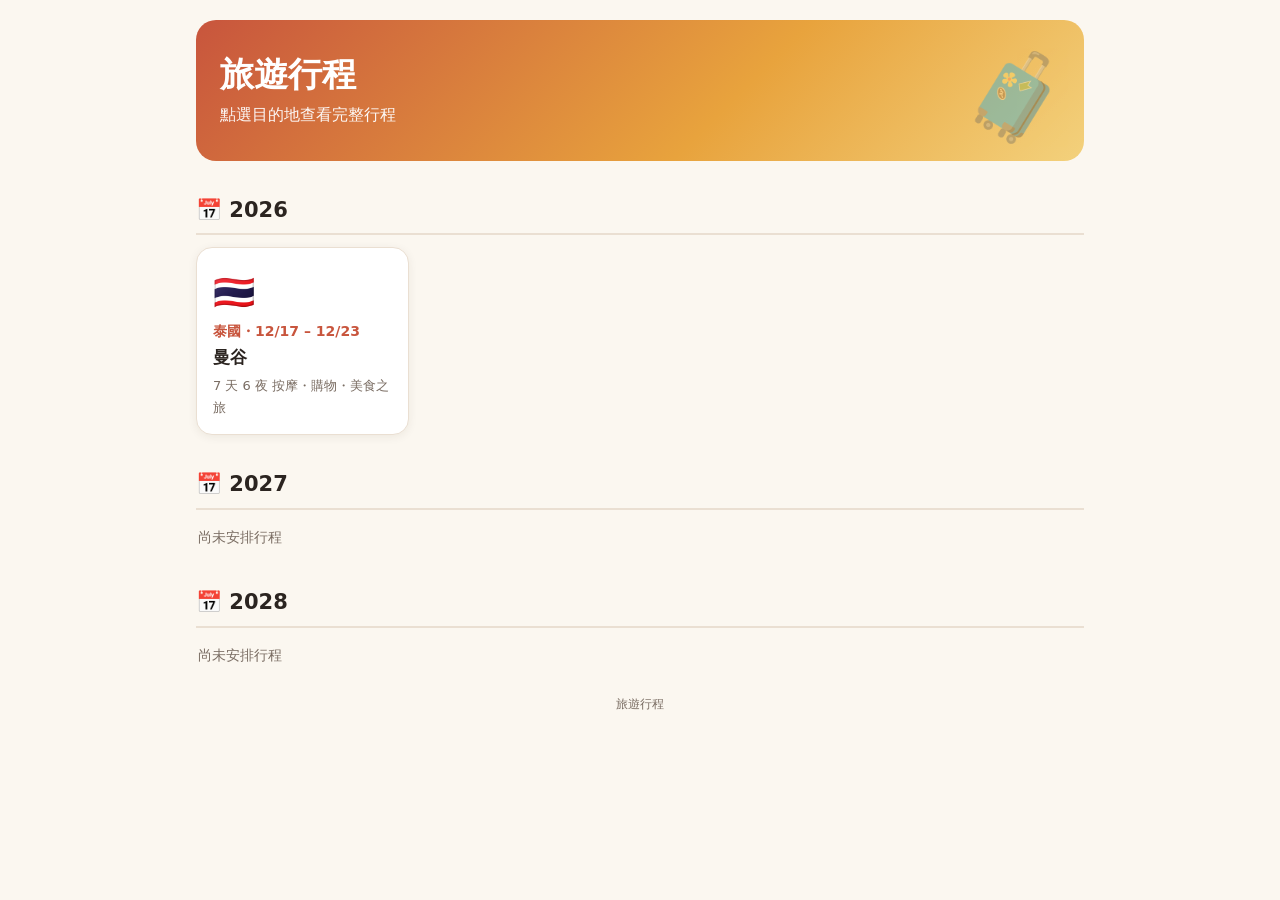
<file: index.html>
<!doctype html>
<html lang="zh-Hant">
<head>
<meta charset="utf-8">
<meta name="viewport" content="width=device-width, initial-scale=1">
<title>旅遊行程</title>
<link rel="stylesheet" href="Bangkok_2026/style.css">
<style>
  .year h2 { border-bottom: 2px solid var(--line); padding-bottom: 6px; }
  .empty { color: var(--muted); font-size: 14px; padding: 4px 2px; }
</style>
</head>
<body>
<main class="wrap">
  <div class="hero">
    <div class="big-emoji">🧳</div>
    <h1>旅遊行程</h1>
    <p>點選目的地查看完整行程</p>
  </div>

  <section class="year">
    <h2>📅 2026</h2>
    <div class="grid">
      <a class="navcard" href="Bangkok_2026/index.html">
        <div class="em">🇹🇭</div>
        <div class="d">泰國・12/17 – 12/23</div>
        <div class="t">曼谷</div>
        <div class="s">7 天 6 夜 按摩・購物・美食之旅</div>
      </a>
    </div>
  </section>

  <section class="year">
    <h2>📅 2027</h2>
    <div class="empty">尚未安排行程</div>
  </section>

  <section class="year">
    <h2>📅 2028</h2>
    <div class="empty">尚未安排行程</div>
  </section>
</main>
<footer>旅遊行程</footer>
</body>
</html>
</file>
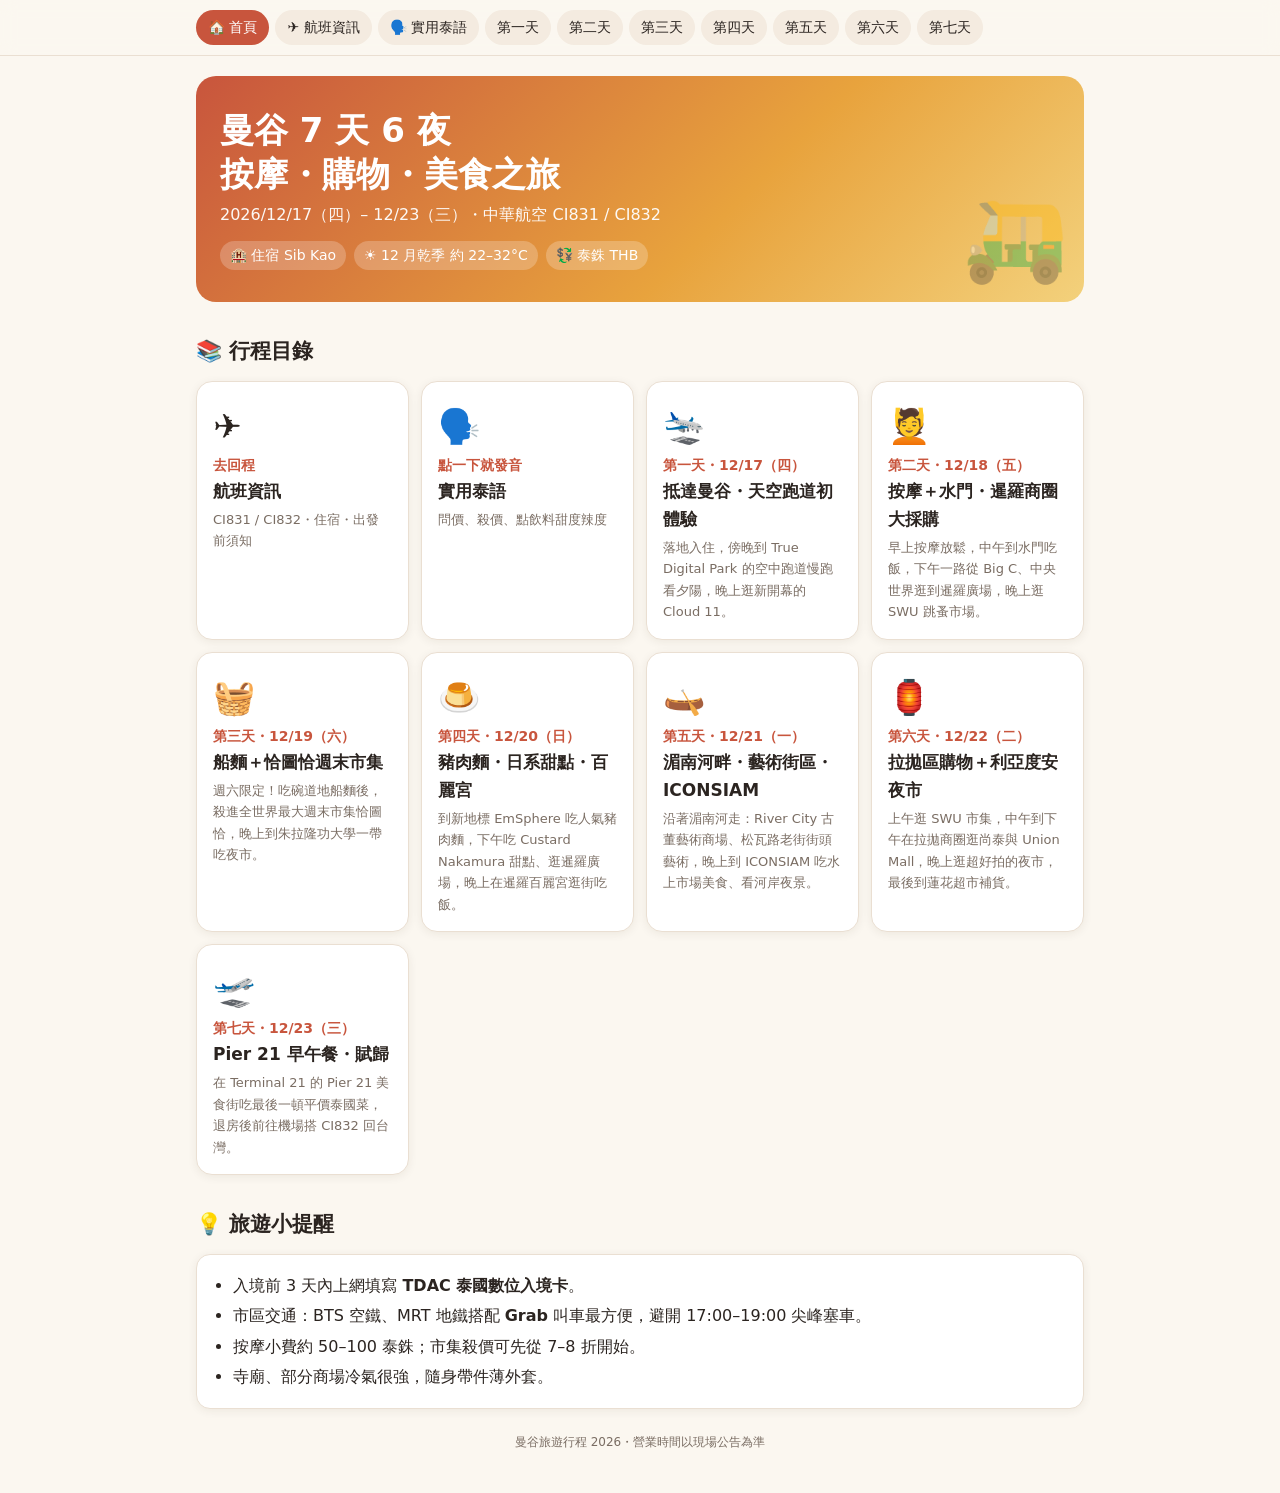
<file: Bangkok_2026/index.html>
<!doctype html>
<html lang="zh-Hant"><head><meta charset="utf-8">
<meta name="viewport" content="width=device-width, initial-scale=1">
<title>曼谷七日遊</title><link rel="stylesheet" href="style.css"></head>
<body data-page="index"><script src="data.js"></script><script src="app.js"></script></body></html>
</file>
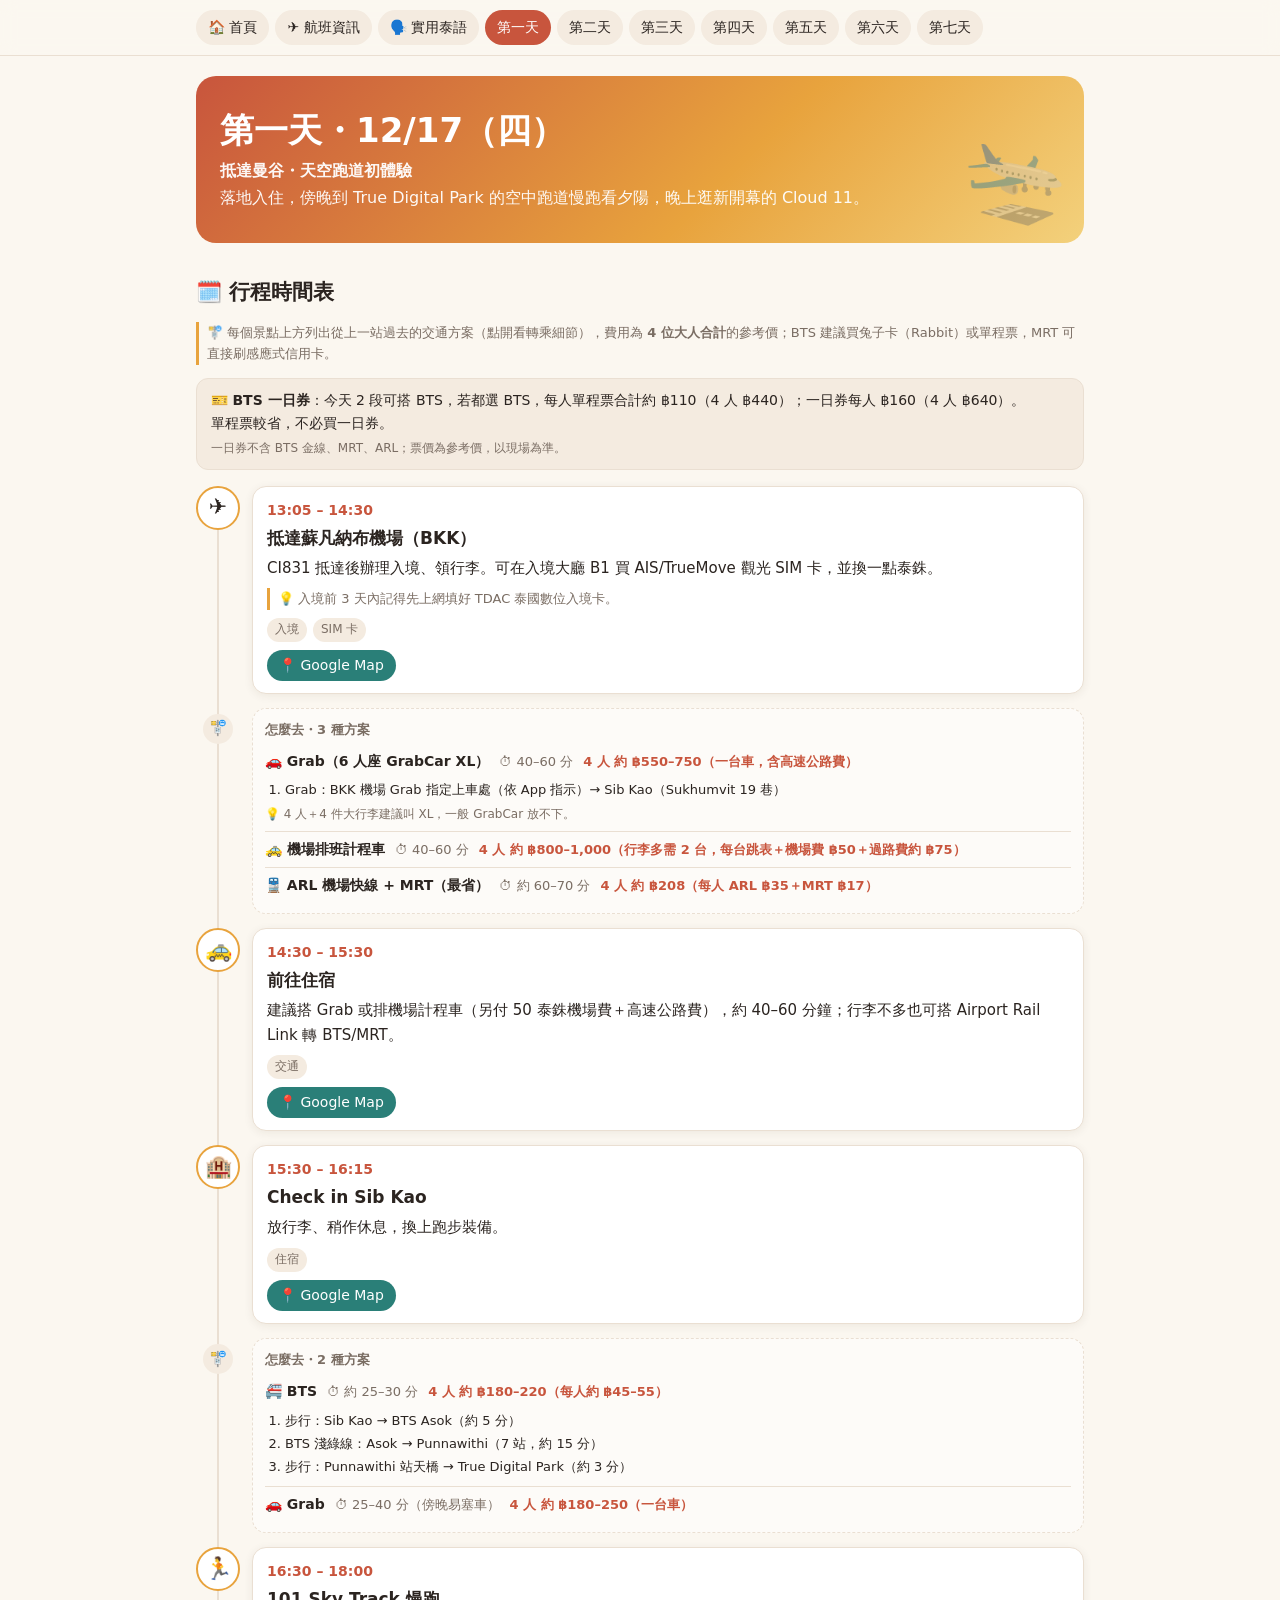
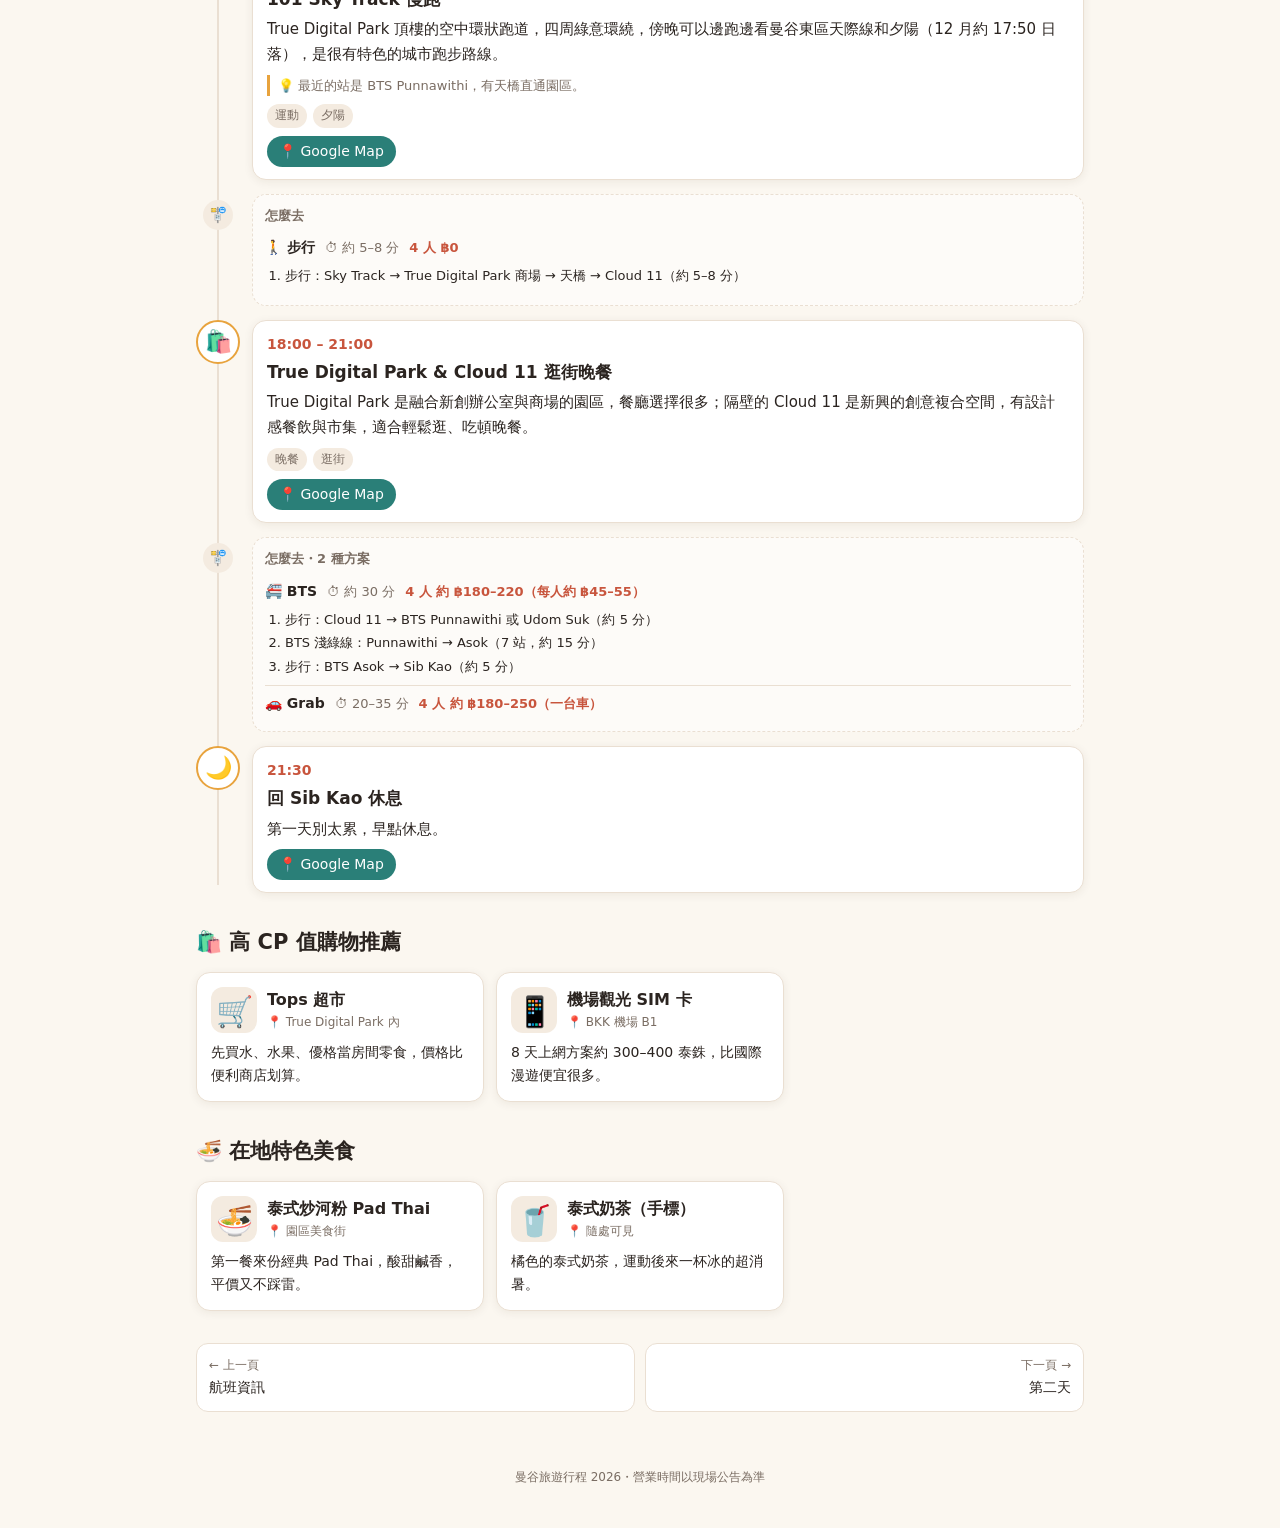
<file: Bangkok_2026/day1.html>
<!doctype html>
<html lang="zh-Hant"><head><meta charset="utf-8">
<meta name="viewport" content="width=device-width, initial-scale=1">
<title>第1天・曼谷七日遊</title><link rel="stylesheet" href="style.css"></head>
<body data-page="1"><script src="data.js"></script><script src="app.js"></script></body></html>
</file>
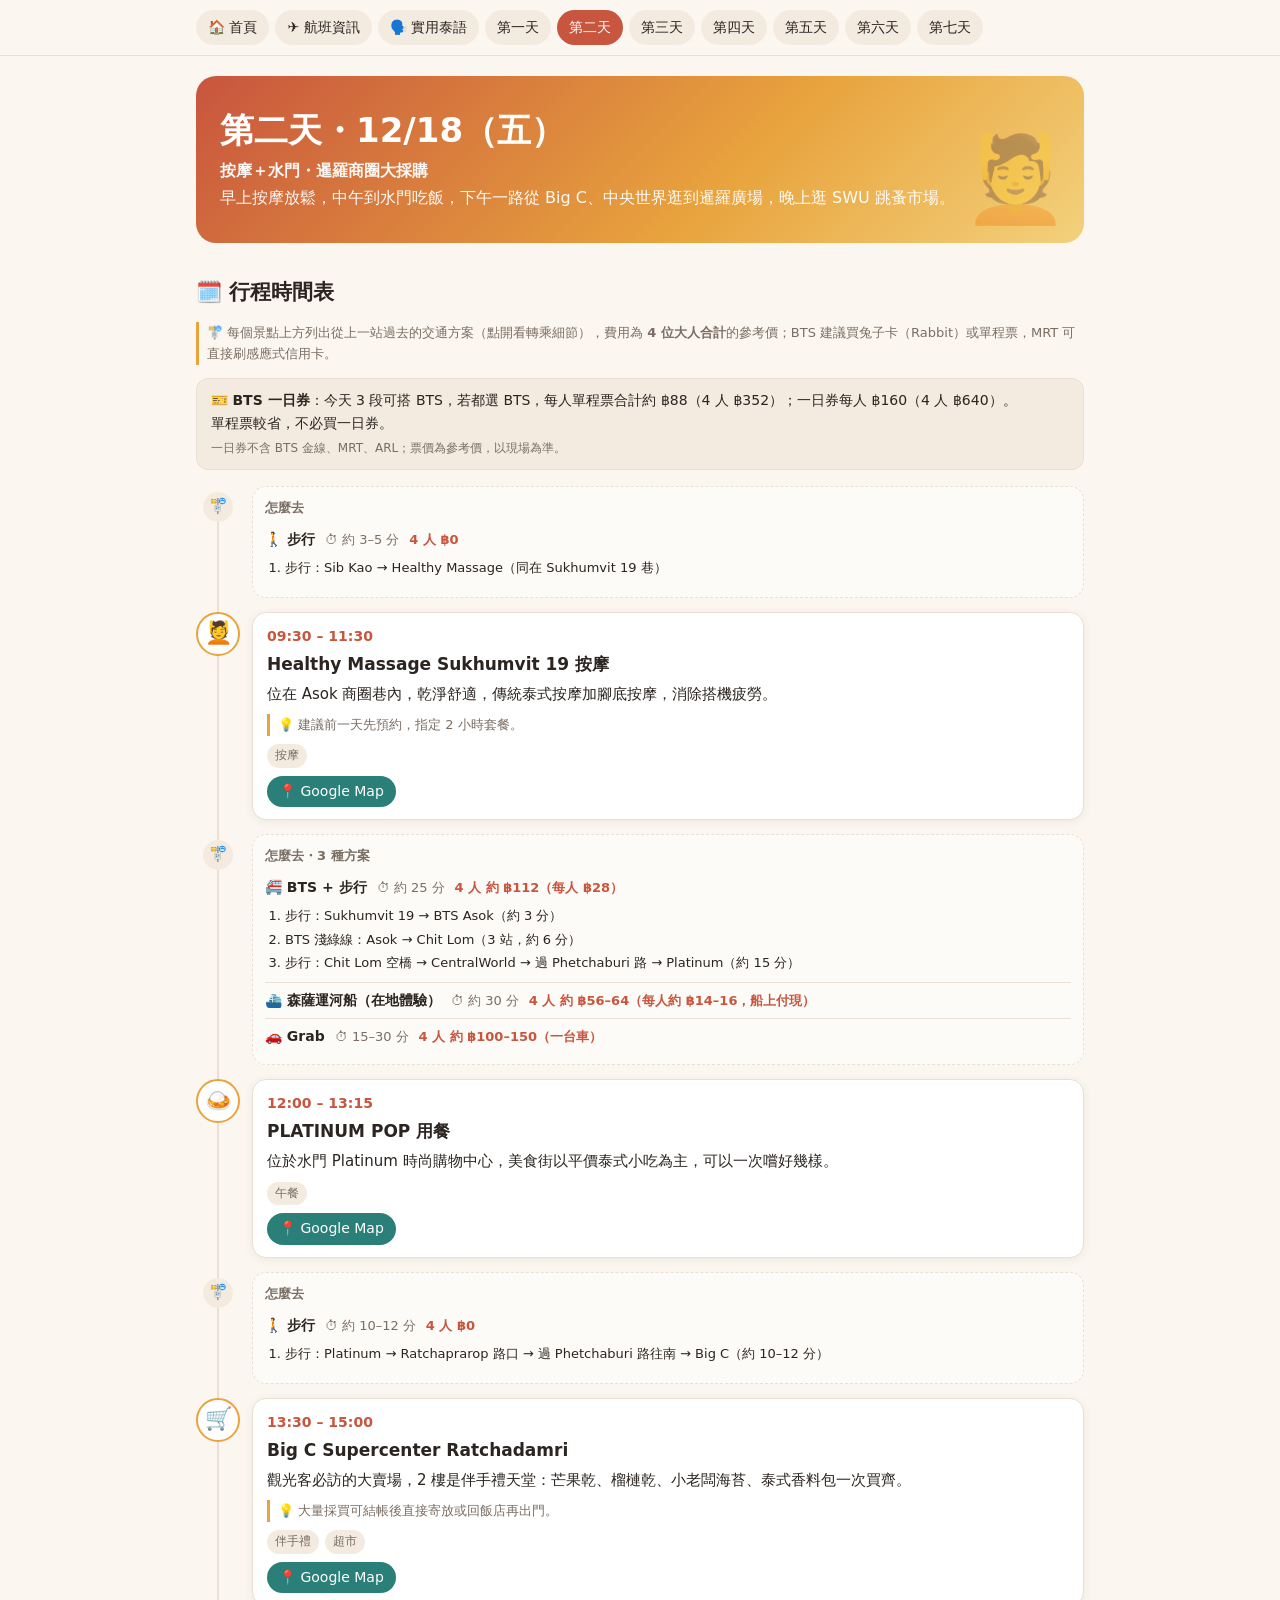
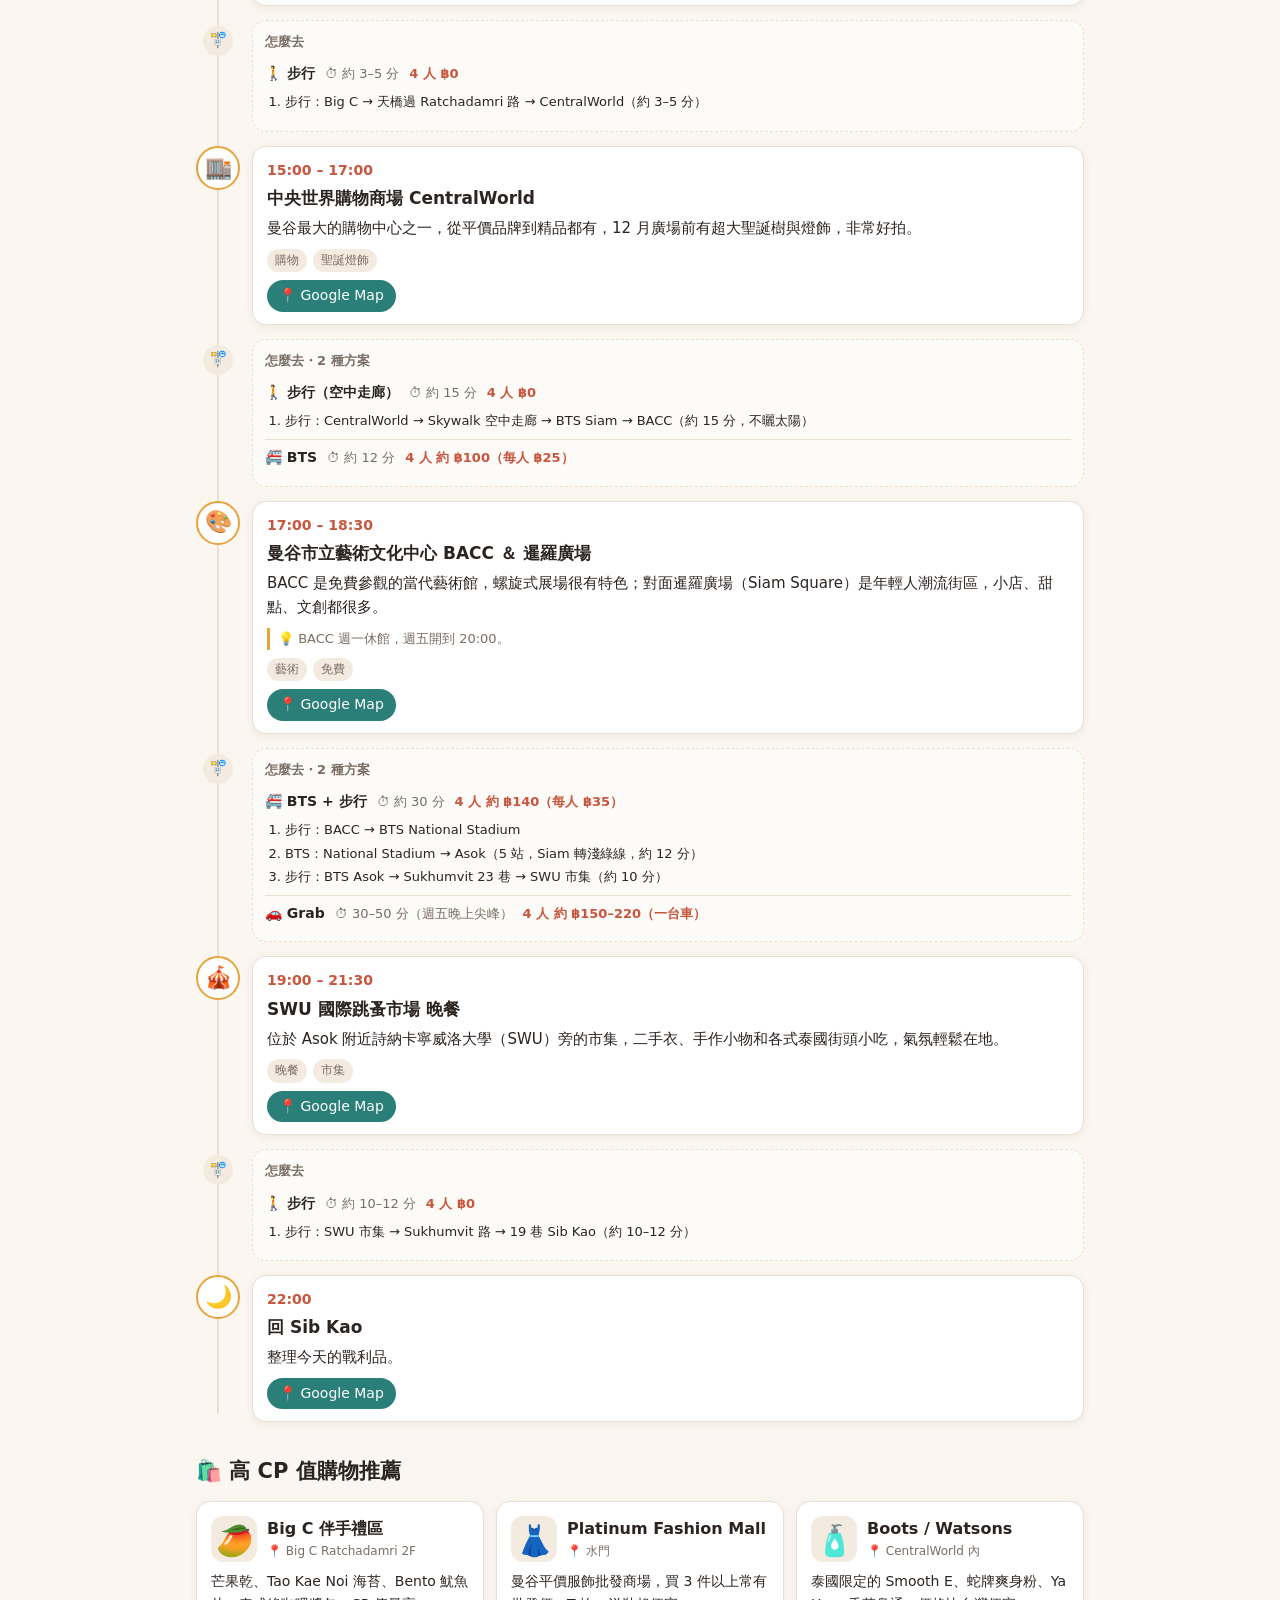
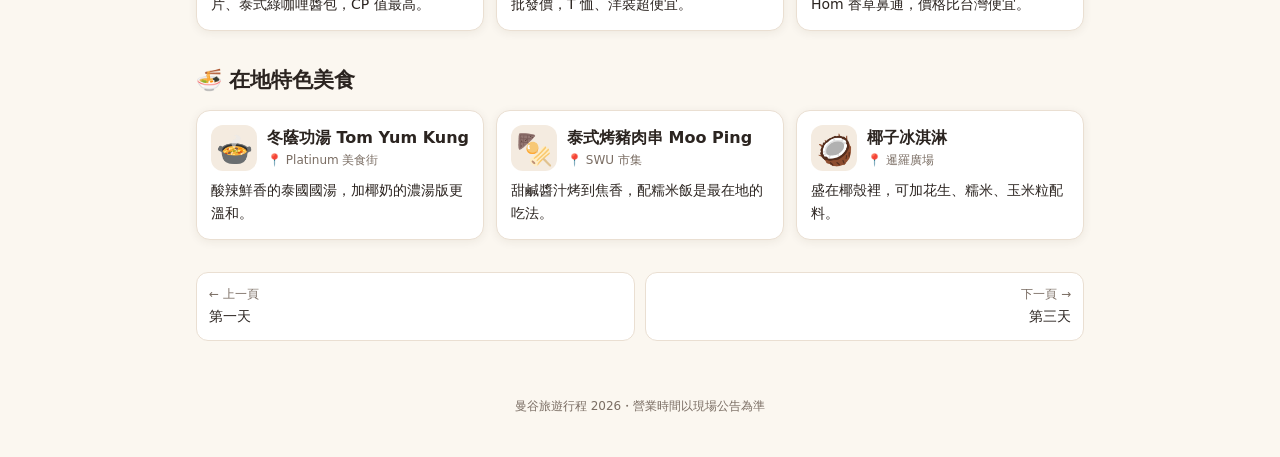
<file: Bangkok_2026/day2.html>
<!doctype html>
<html lang="zh-Hant"><head><meta charset="utf-8">
<meta name="viewport" content="width=device-width, initial-scale=1">
<title>第2天・曼谷七日遊</title><link rel="stylesheet" href="style.css"></head>
<body data-page="2"><script src="data.js"></script><script src="app.js"></script></body></html>
</file>
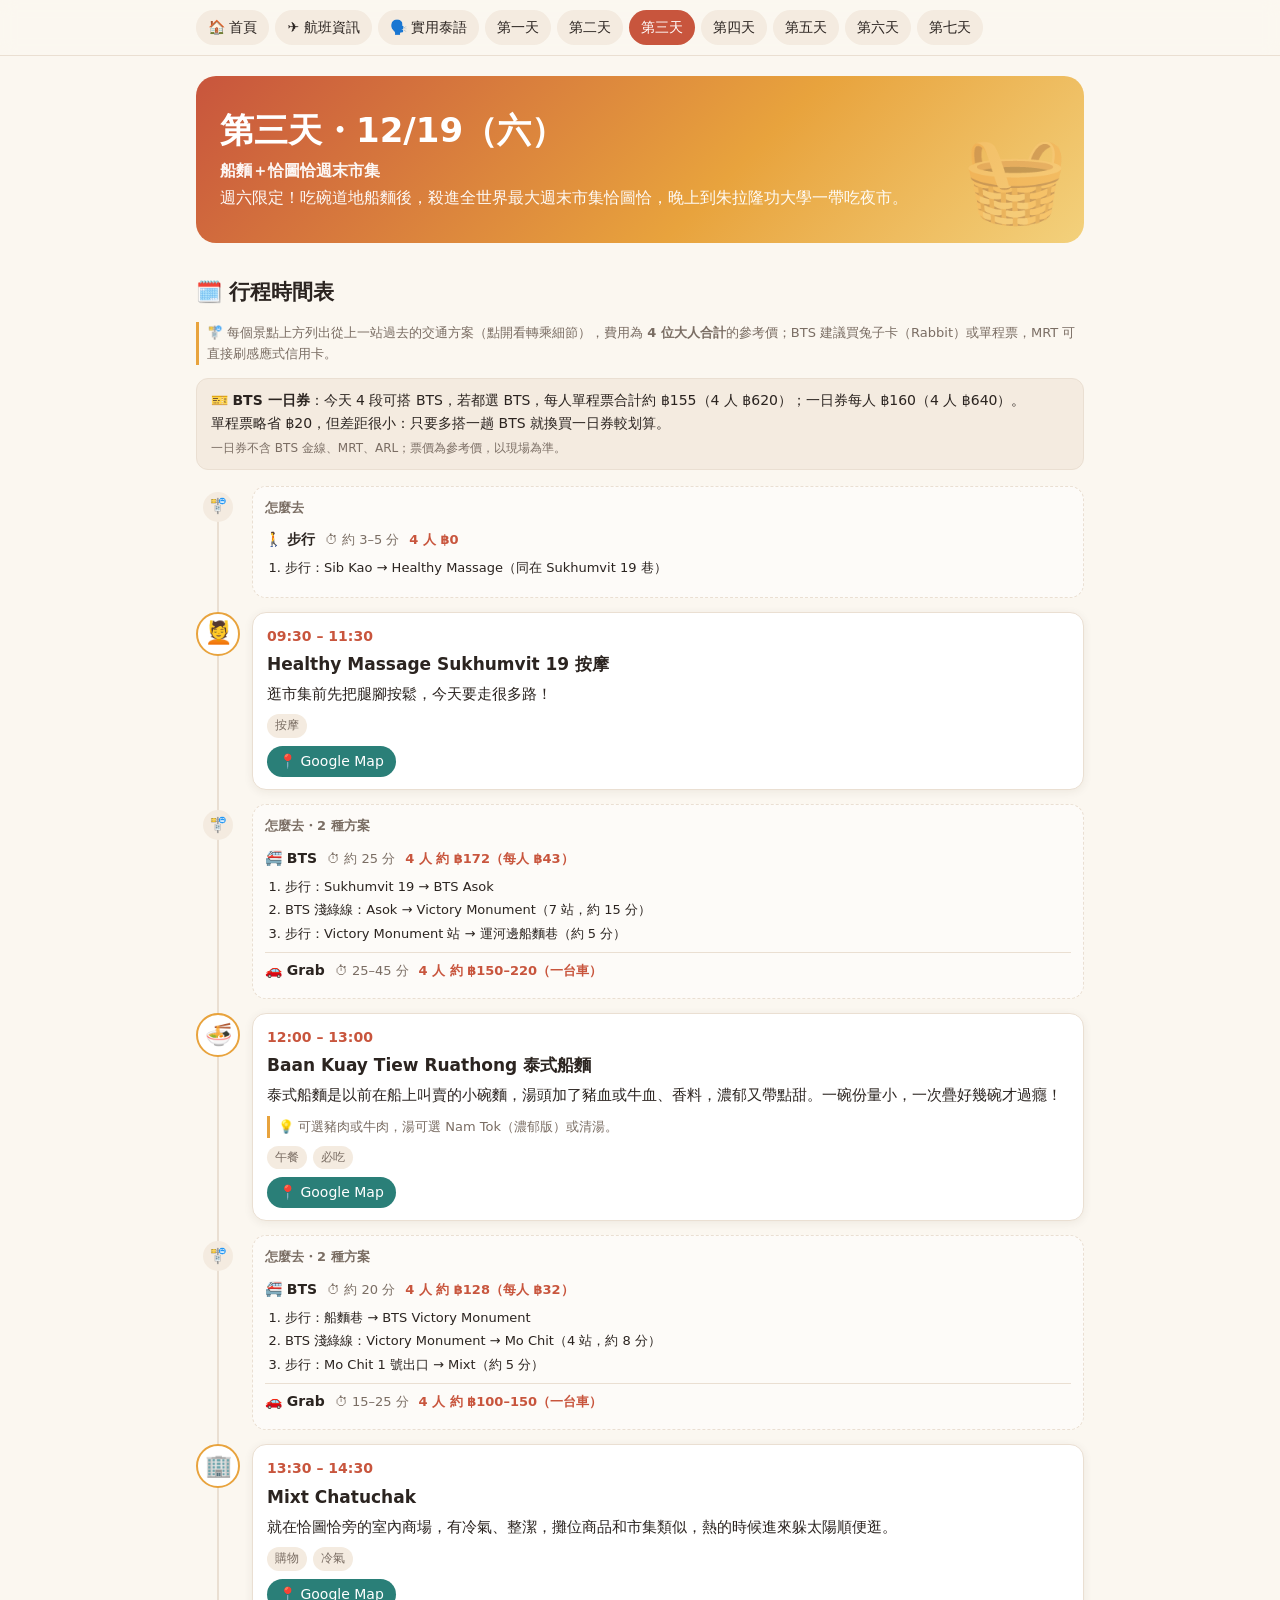
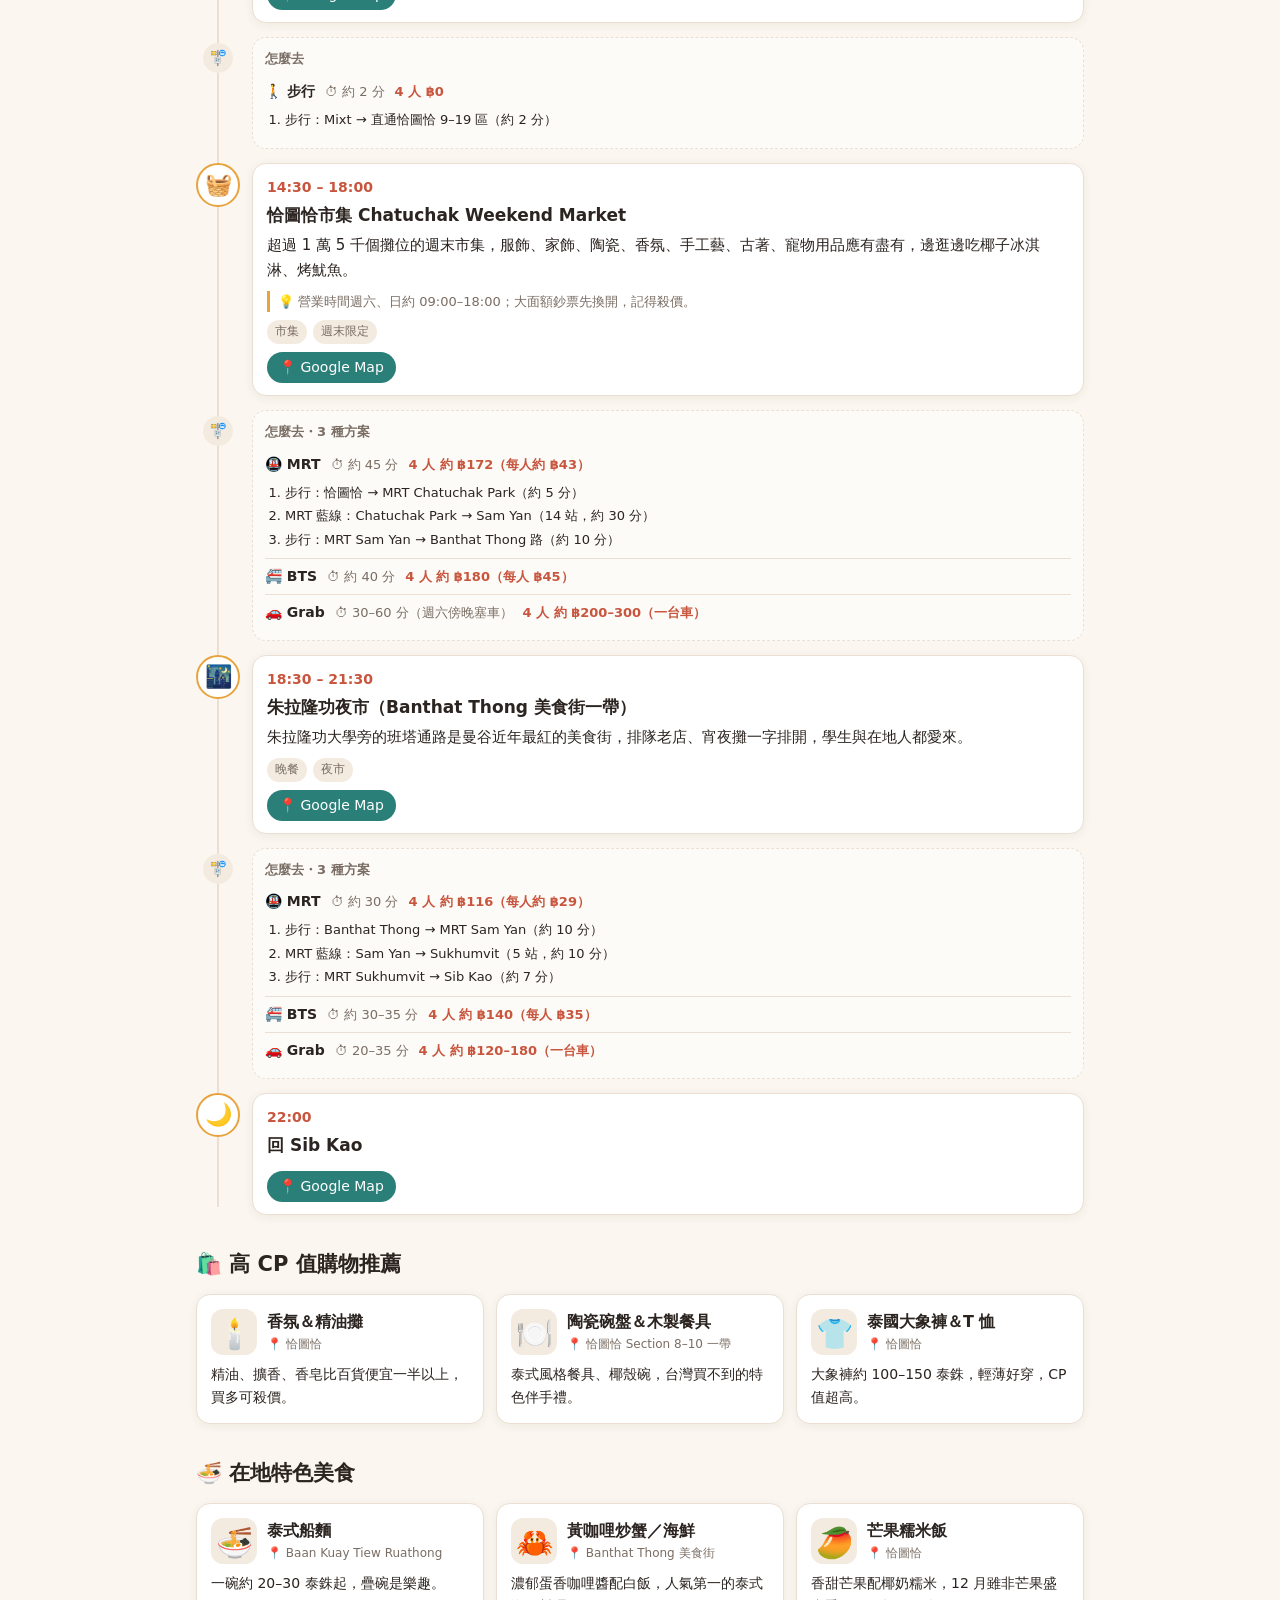
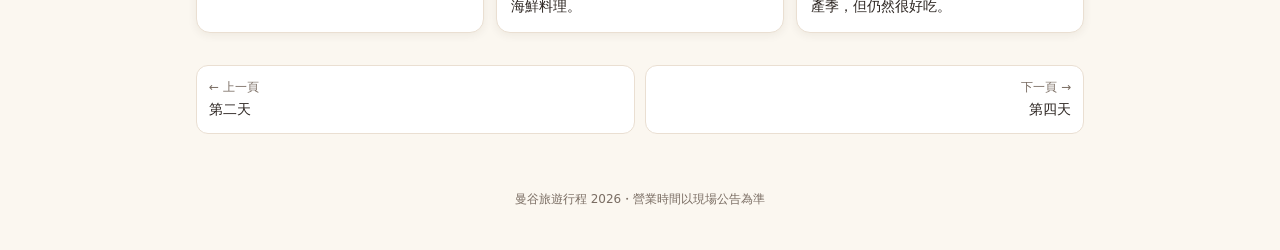
<file: Bangkok_2026/day3.html>
<!doctype html>
<html lang="zh-Hant"><head><meta charset="utf-8">
<meta name="viewport" content="width=device-width, initial-scale=1">
<title>第3天・曼谷七日遊</title><link rel="stylesheet" href="style.css"></head>
<body data-page="3"><script src="data.js"></script><script src="app.js"></script></body></html>
</file>
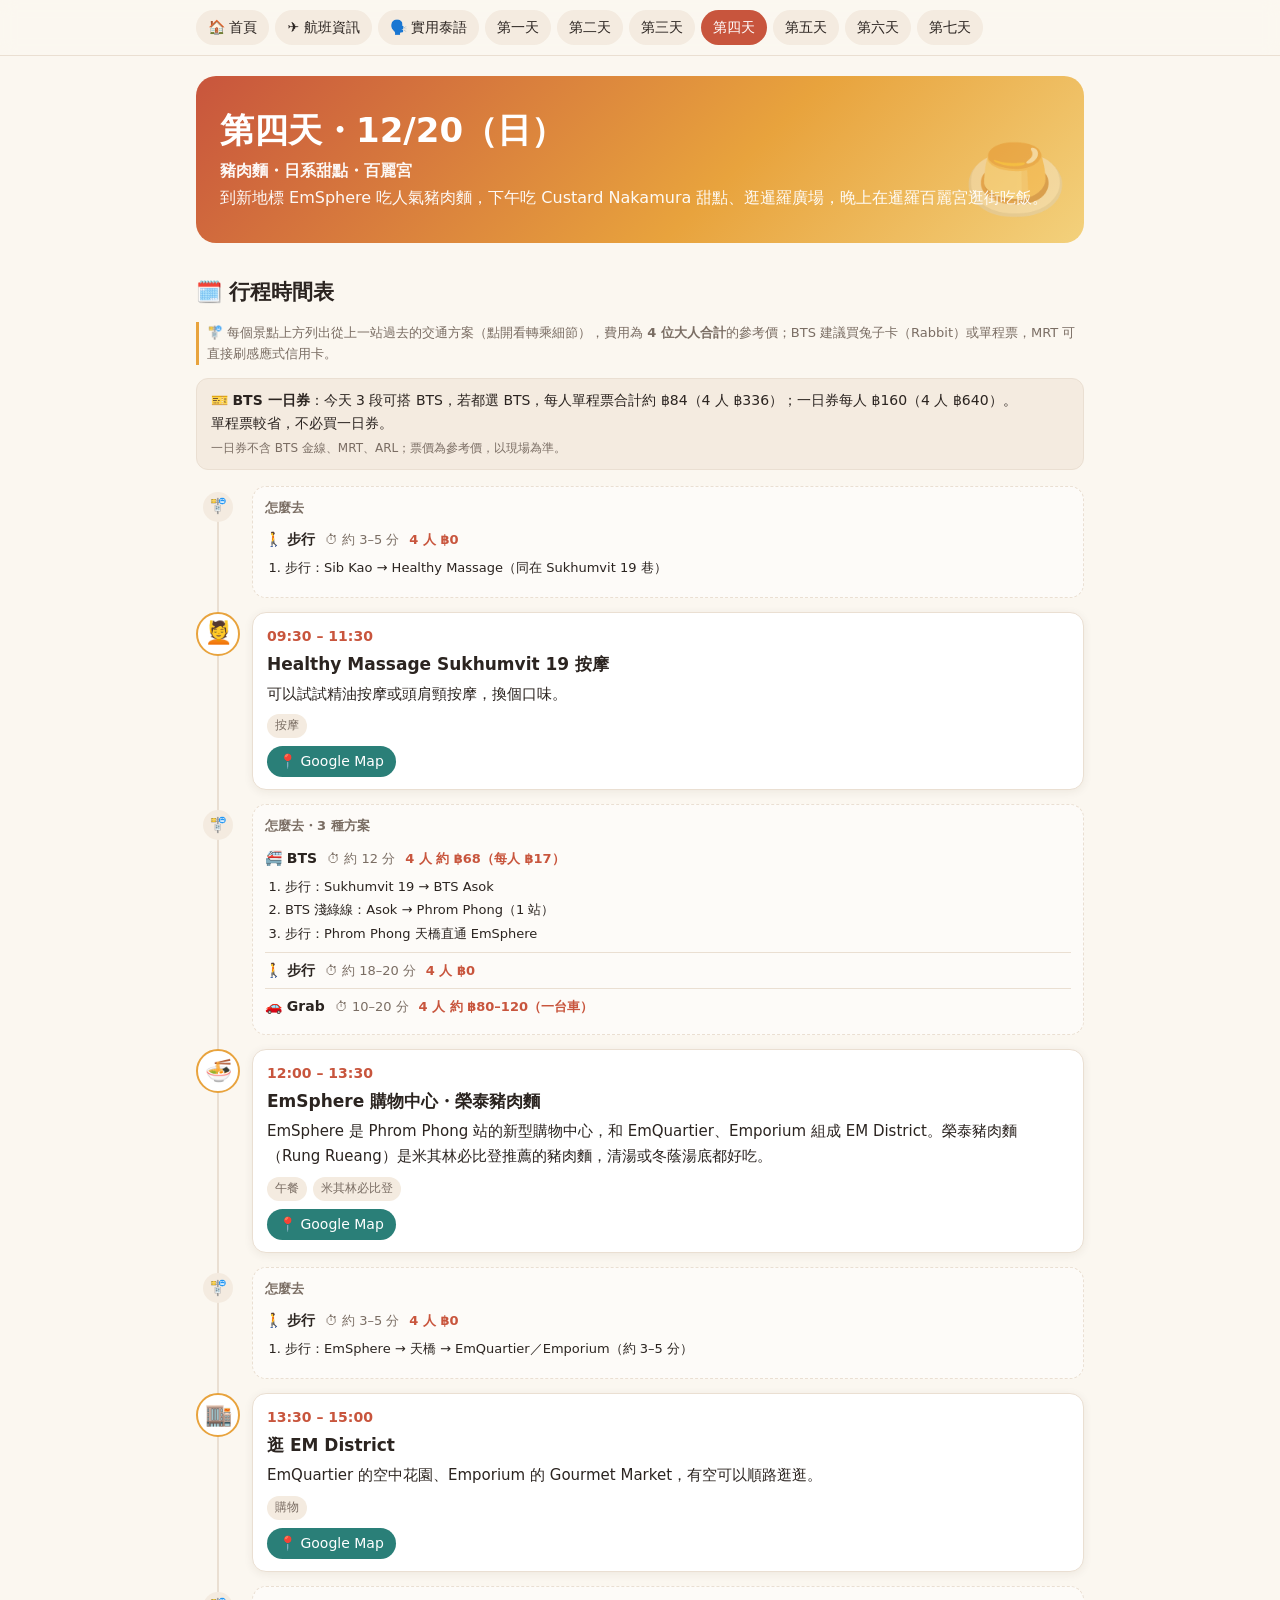
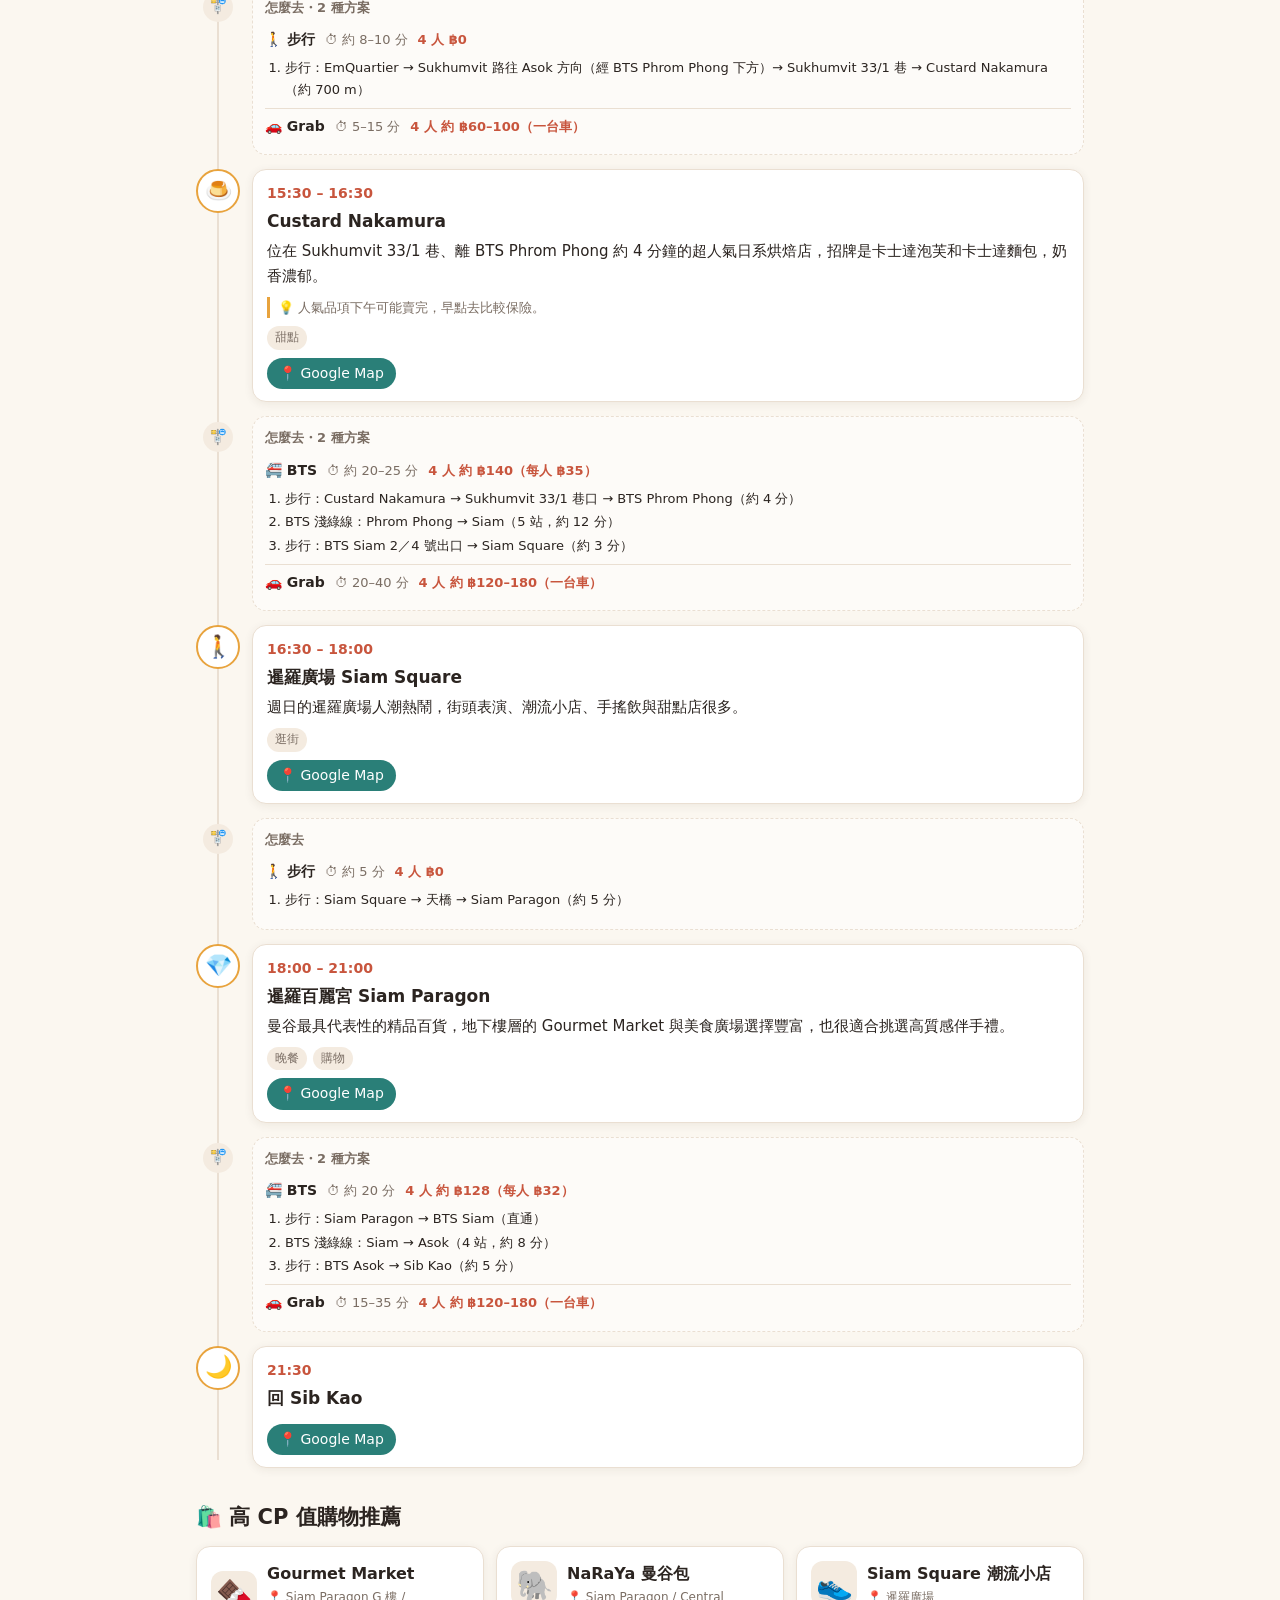
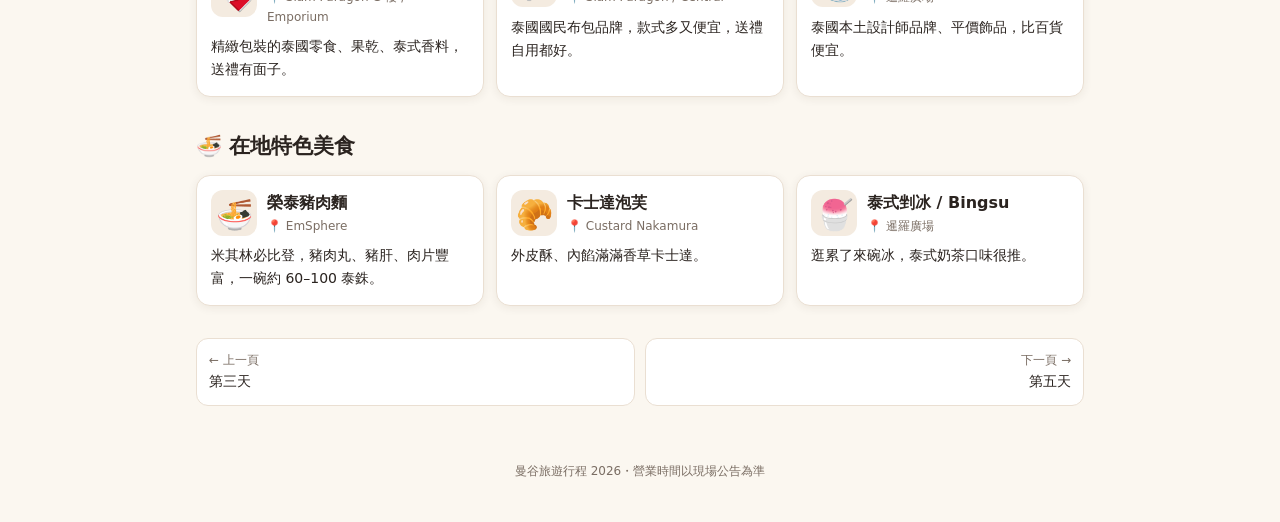
<file: Bangkok_2026/day4.html>
<!doctype html>
<html lang="zh-Hant"><head><meta charset="utf-8">
<meta name="viewport" content="width=device-width, initial-scale=1">
<title>第4天・曼谷七日遊</title><link rel="stylesheet" href="style.css"></head>
<body data-page="4"><script src="data.js"></script><script src="app.js"></script></body></html>
</file>
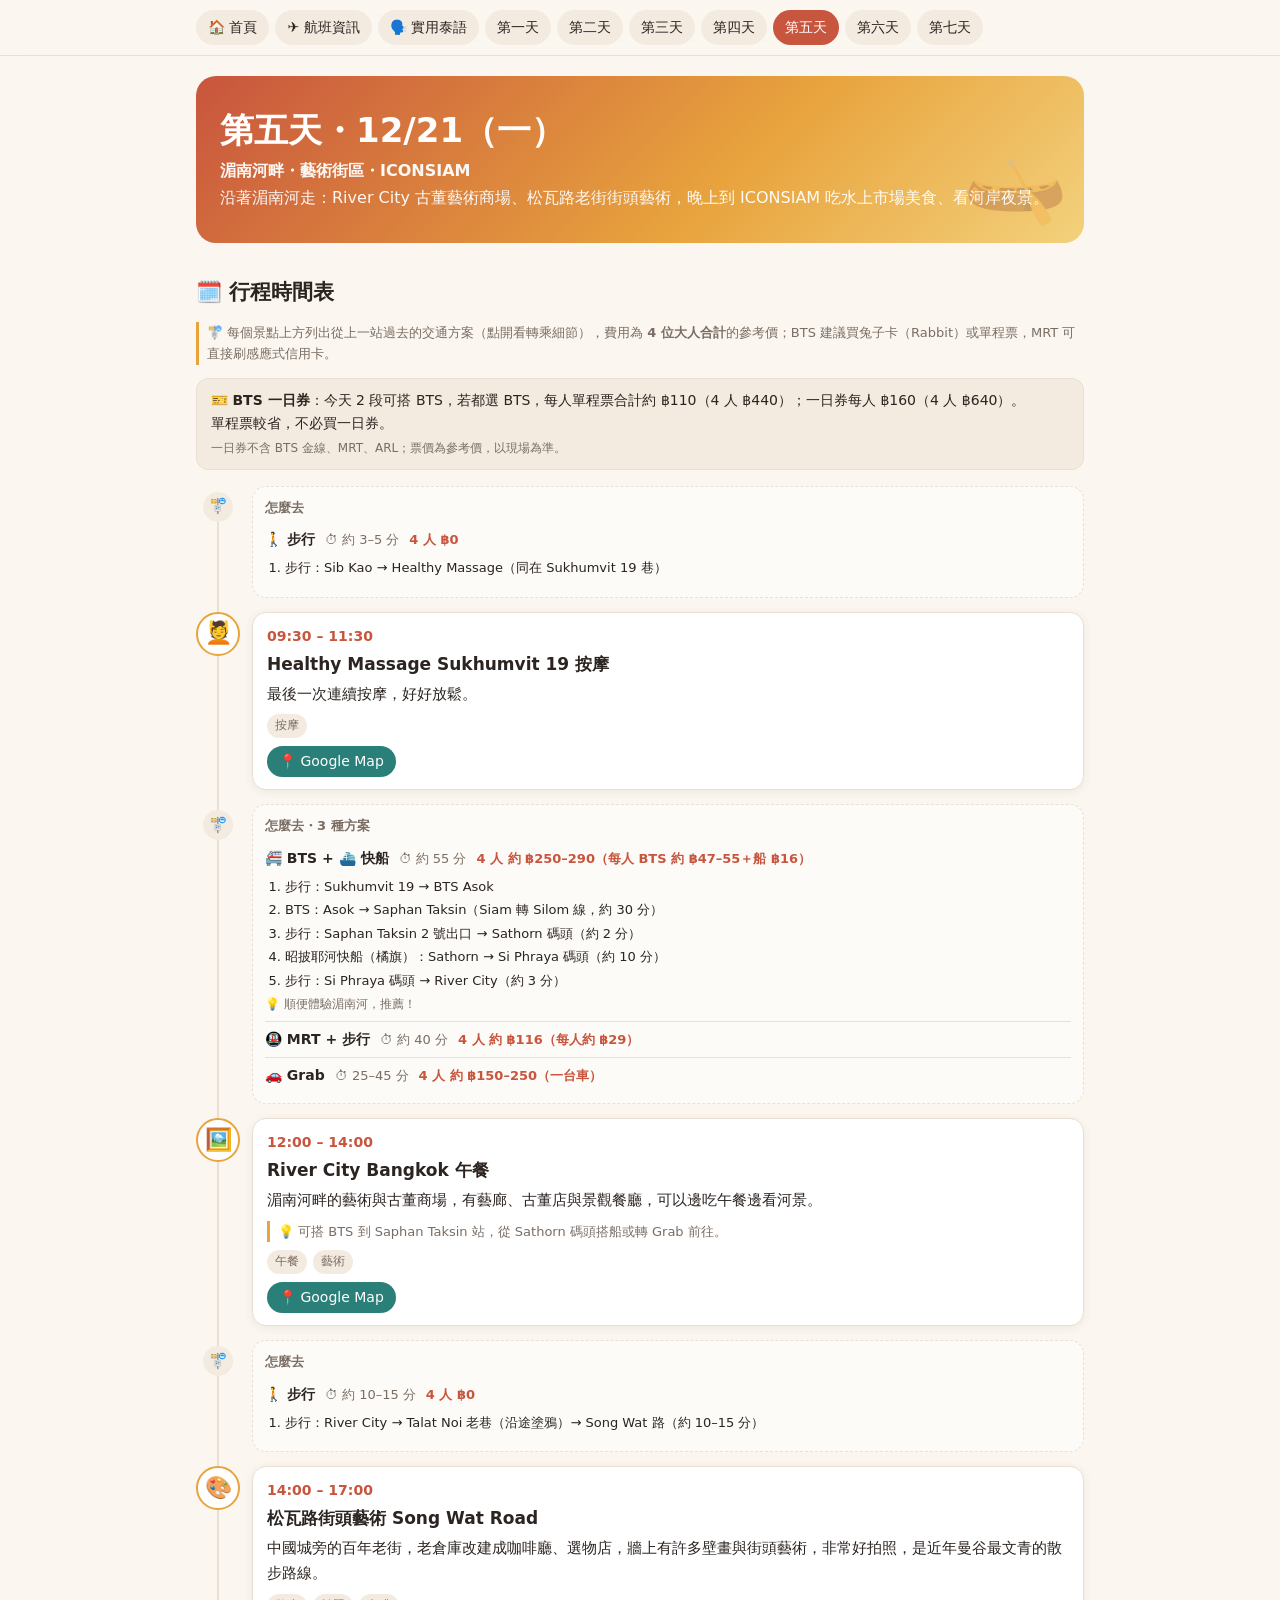
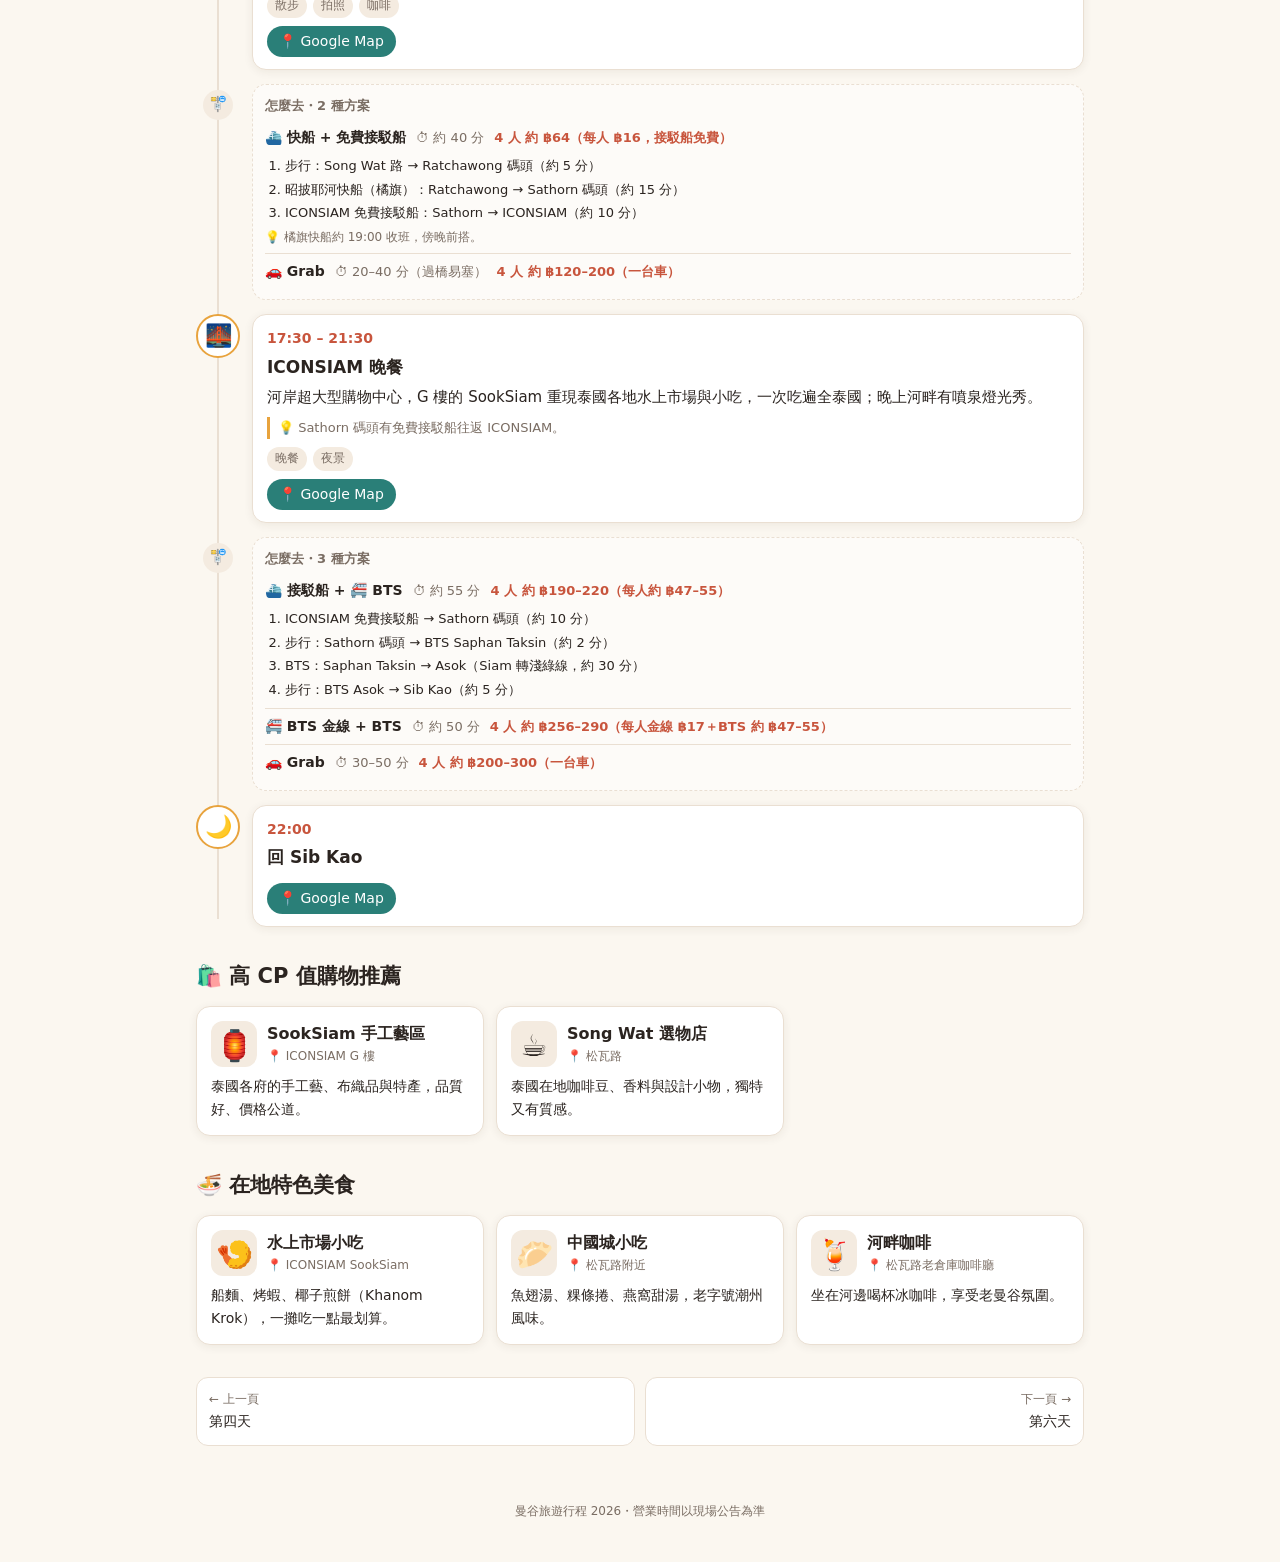
<file: Bangkok_2026/day5.html>
<!doctype html>
<html lang="zh-Hant"><head><meta charset="utf-8">
<meta name="viewport" content="width=device-width, initial-scale=1">
<title>第5天・曼谷七日遊</title><link rel="stylesheet" href="style.css"></head>
<body data-page="5"><script src="data.js"></script><script src="app.js"></script></body></html>
</file>
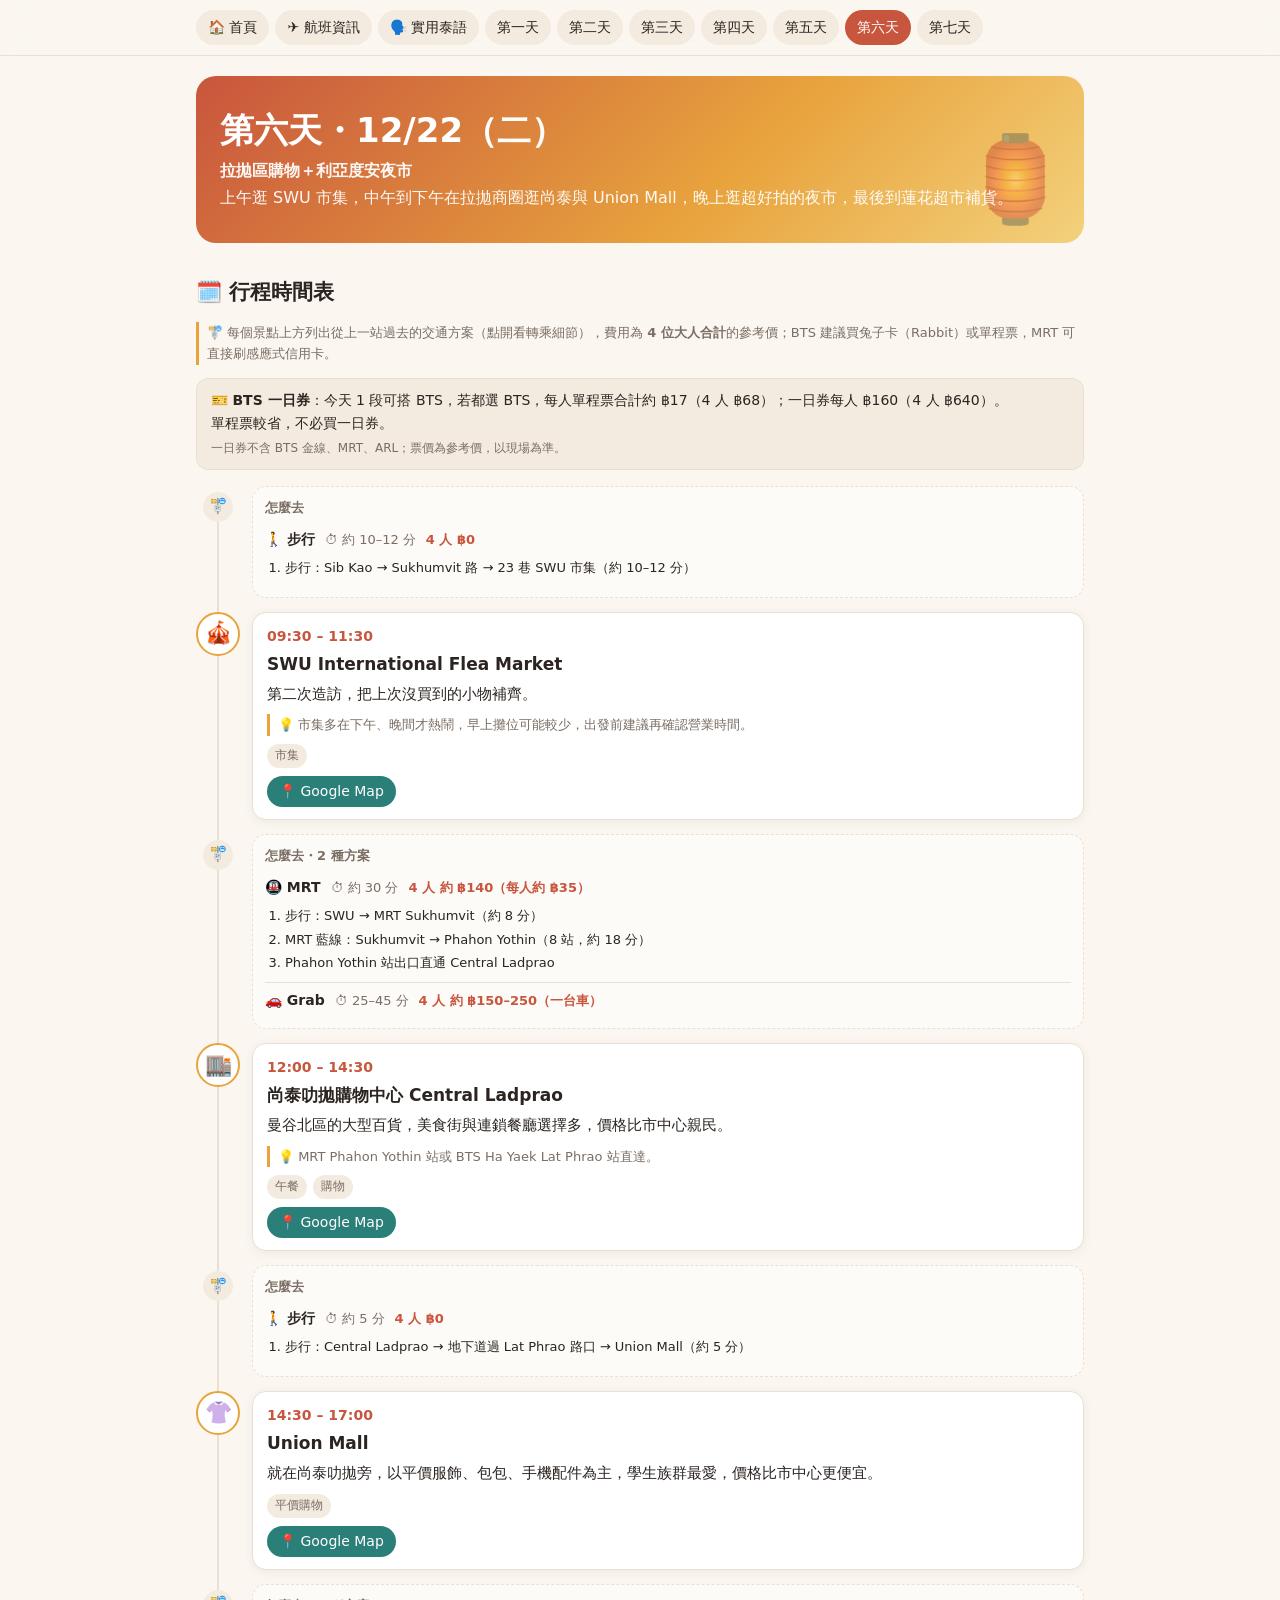
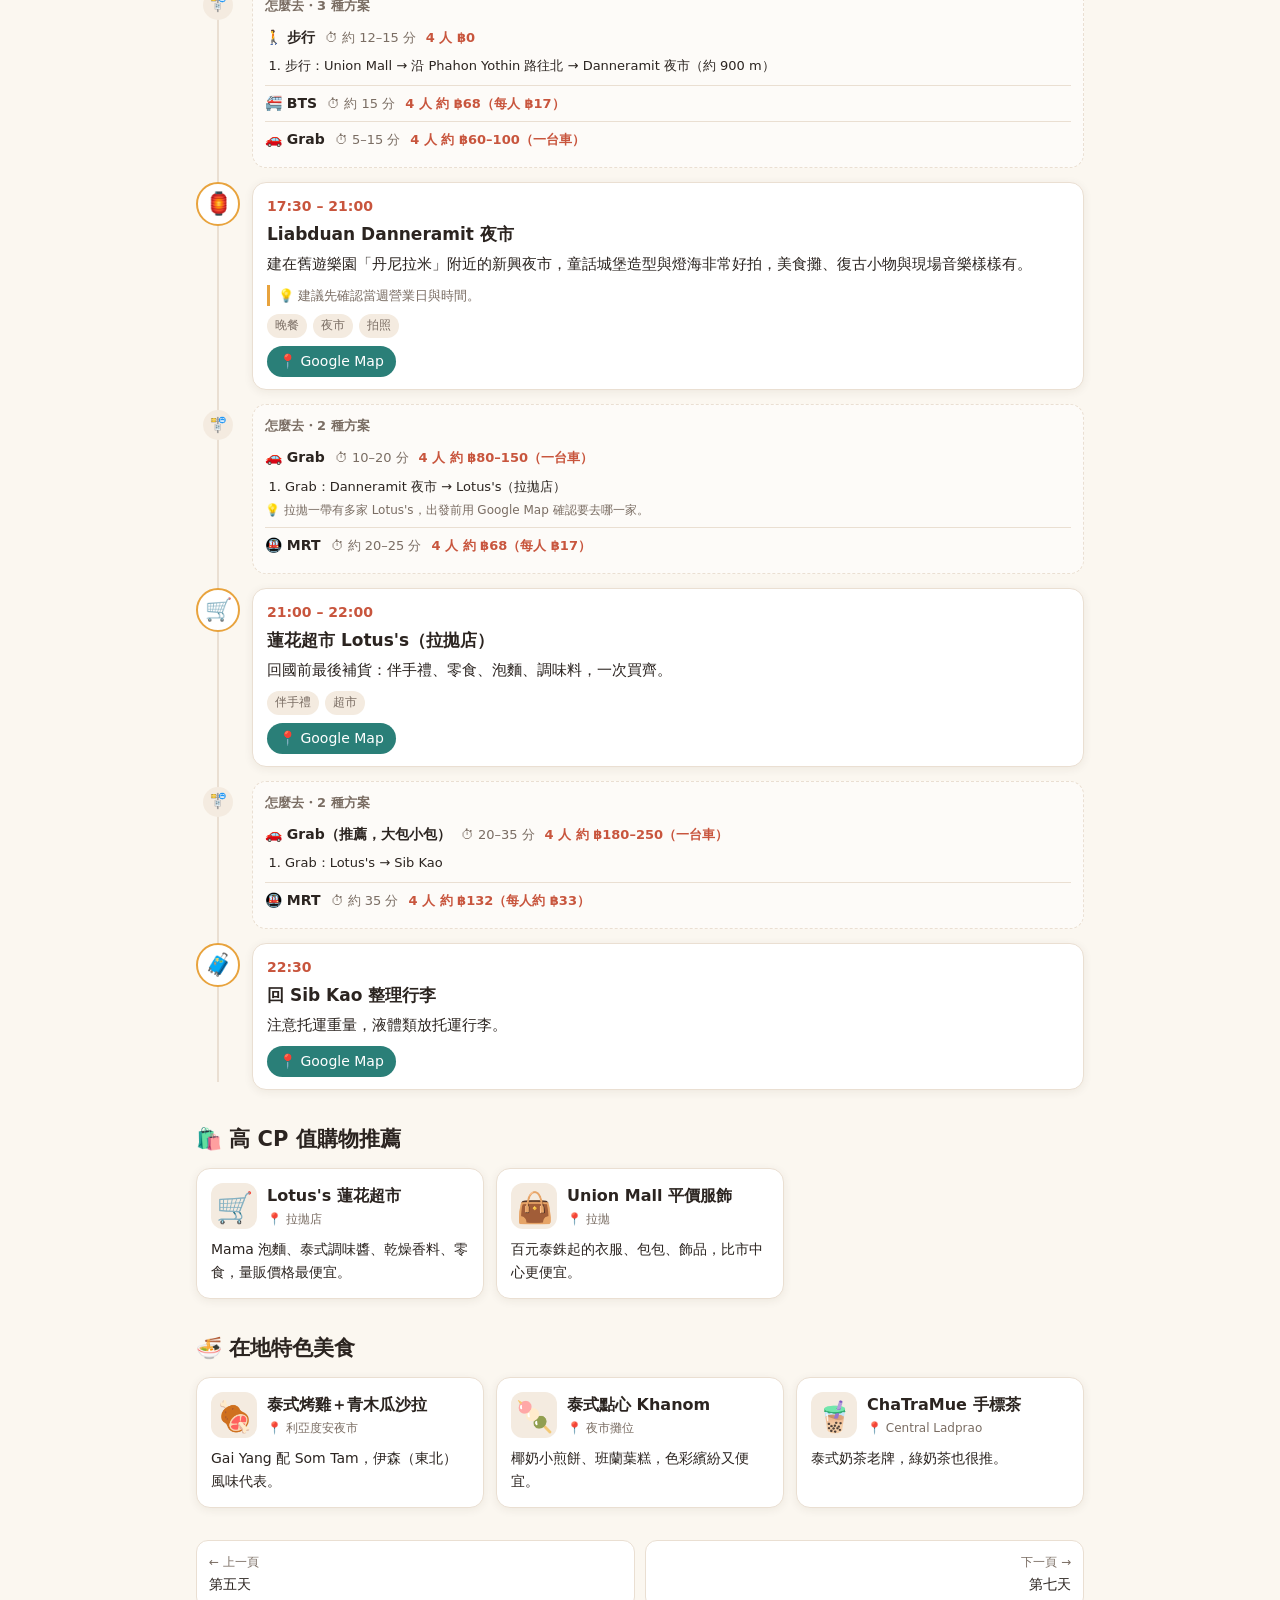
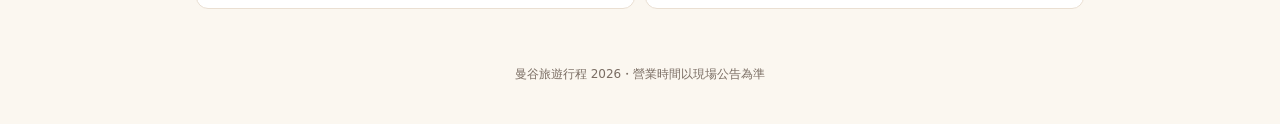
<file: Bangkok_2026/day6.html>
<!doctype html>
<html lang="zh-Hant"><head><meta charset="utf-8">
<meta name="viewport" content="width=device-width, initial-scale=1">
<title>第6天・曼谷七日遊</title><link rel="stylesheet" href="style.css"></head>
<body data-page="6"><script src="data.js"></script><script src="app.js"></script></body></html>
</file>
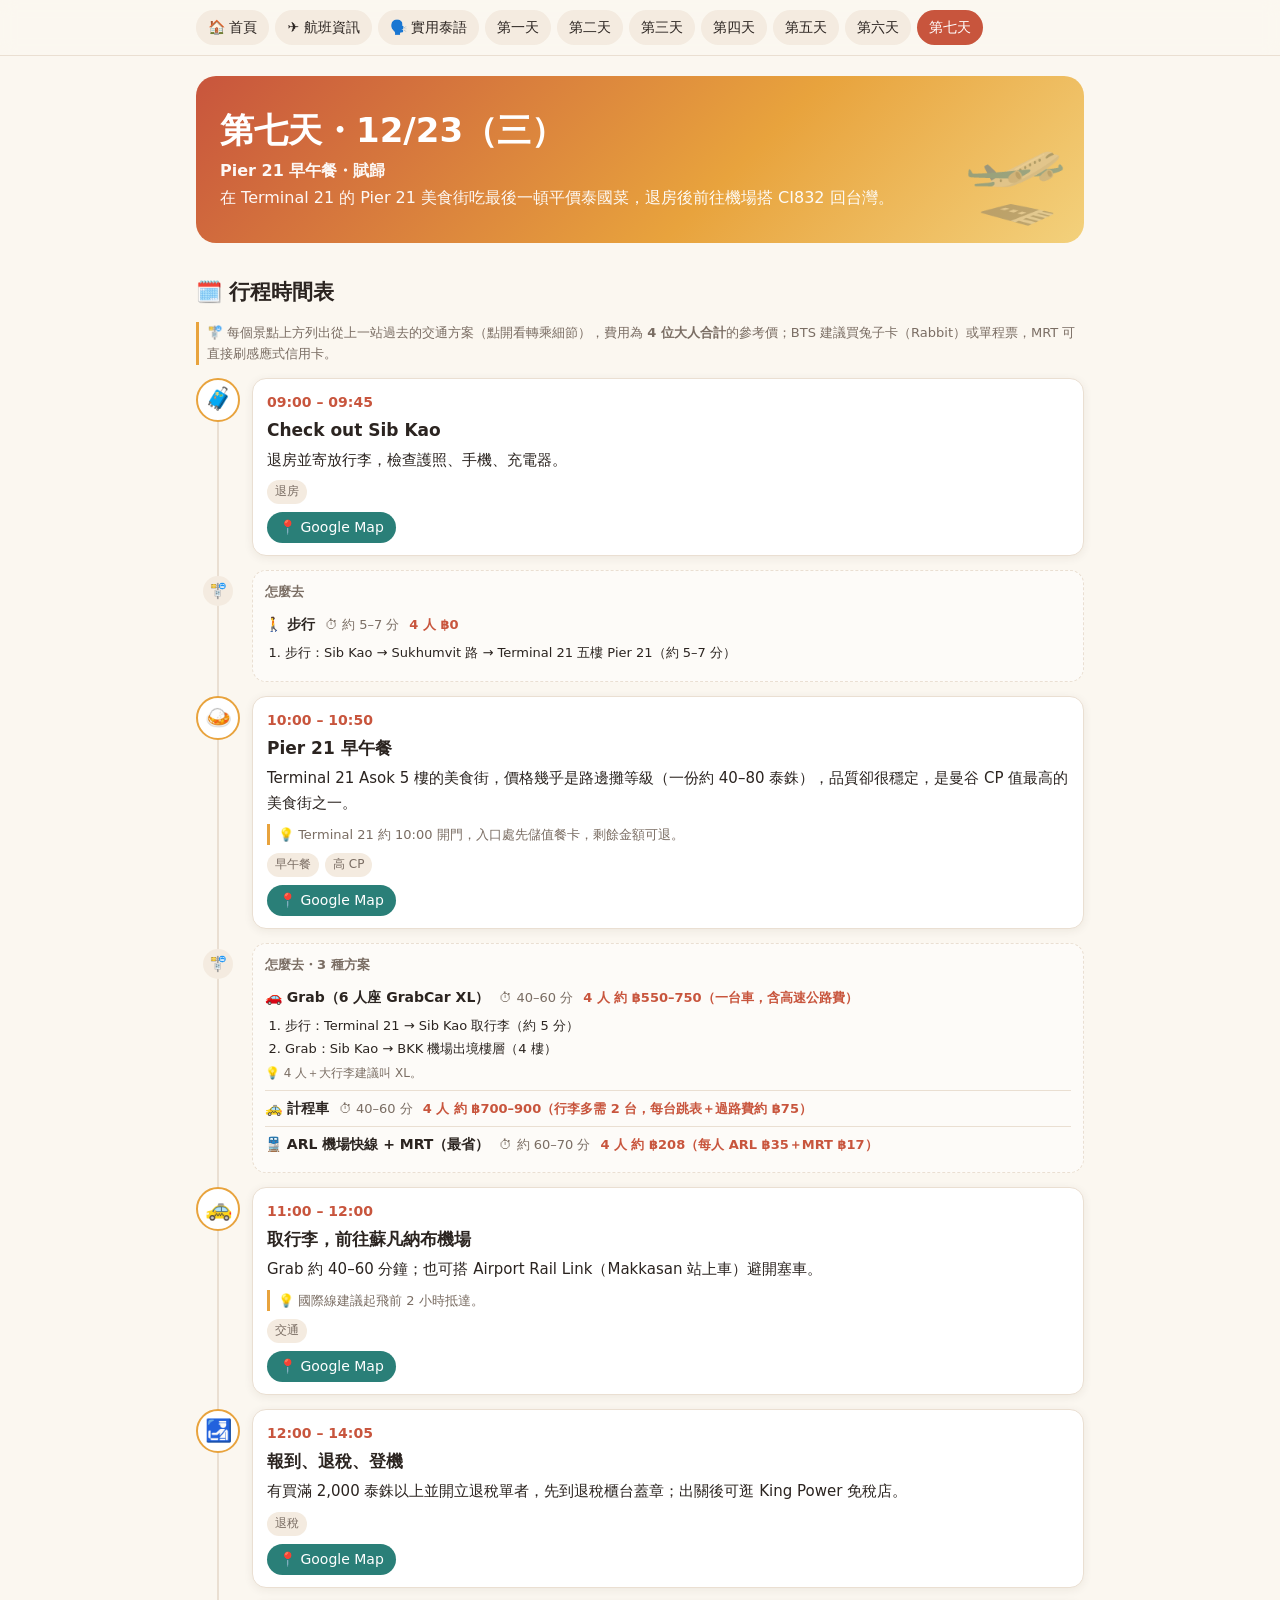
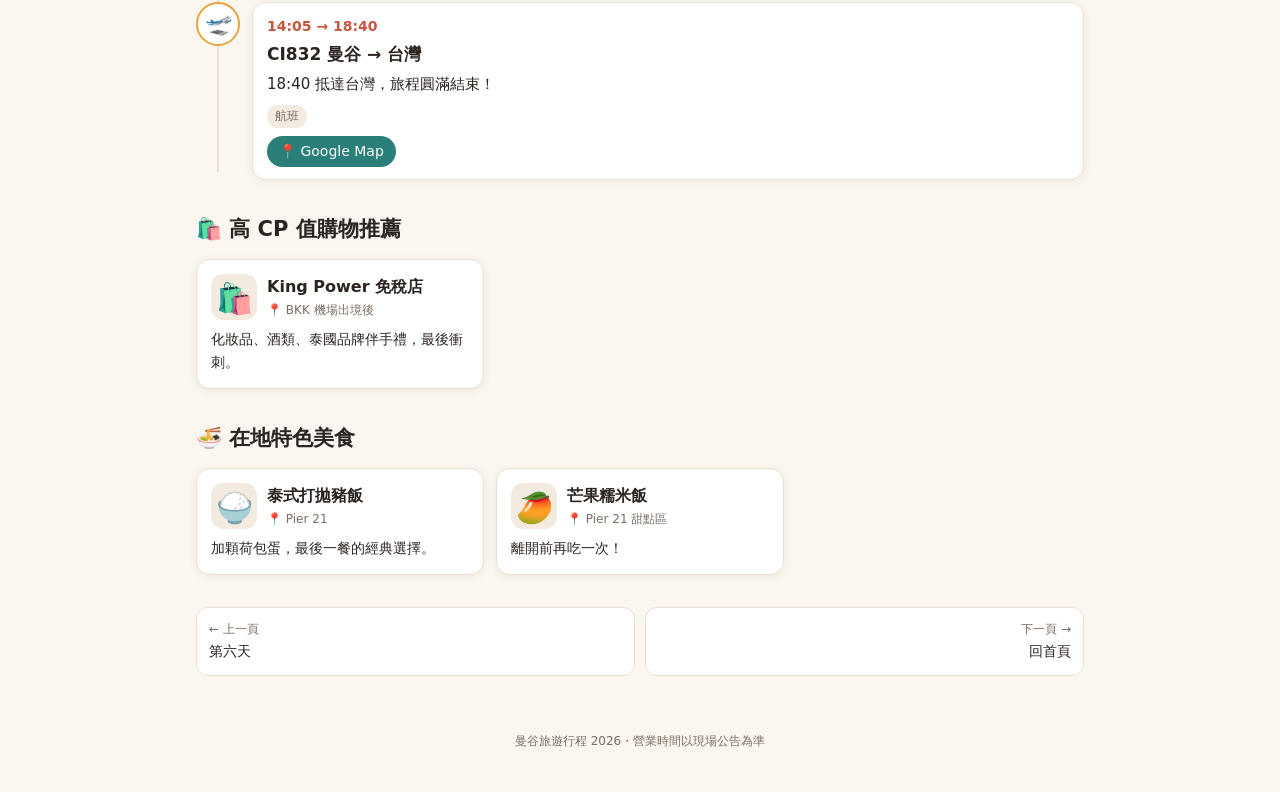
<file: Bangkok_2026/day7.html>
<!doctype html>
<html lang="zh-Hant"><head><meta charset="utf-8">
<meta name="viewport" content="width=device-width, initial-scale=1">
<title>第7天・曼谷七日遊</title><link rel="stylesheet" href="style.css"></head>
<body data-page="7"><script src="data.js"></script><script src="app.js"></script></body></html>
</file>
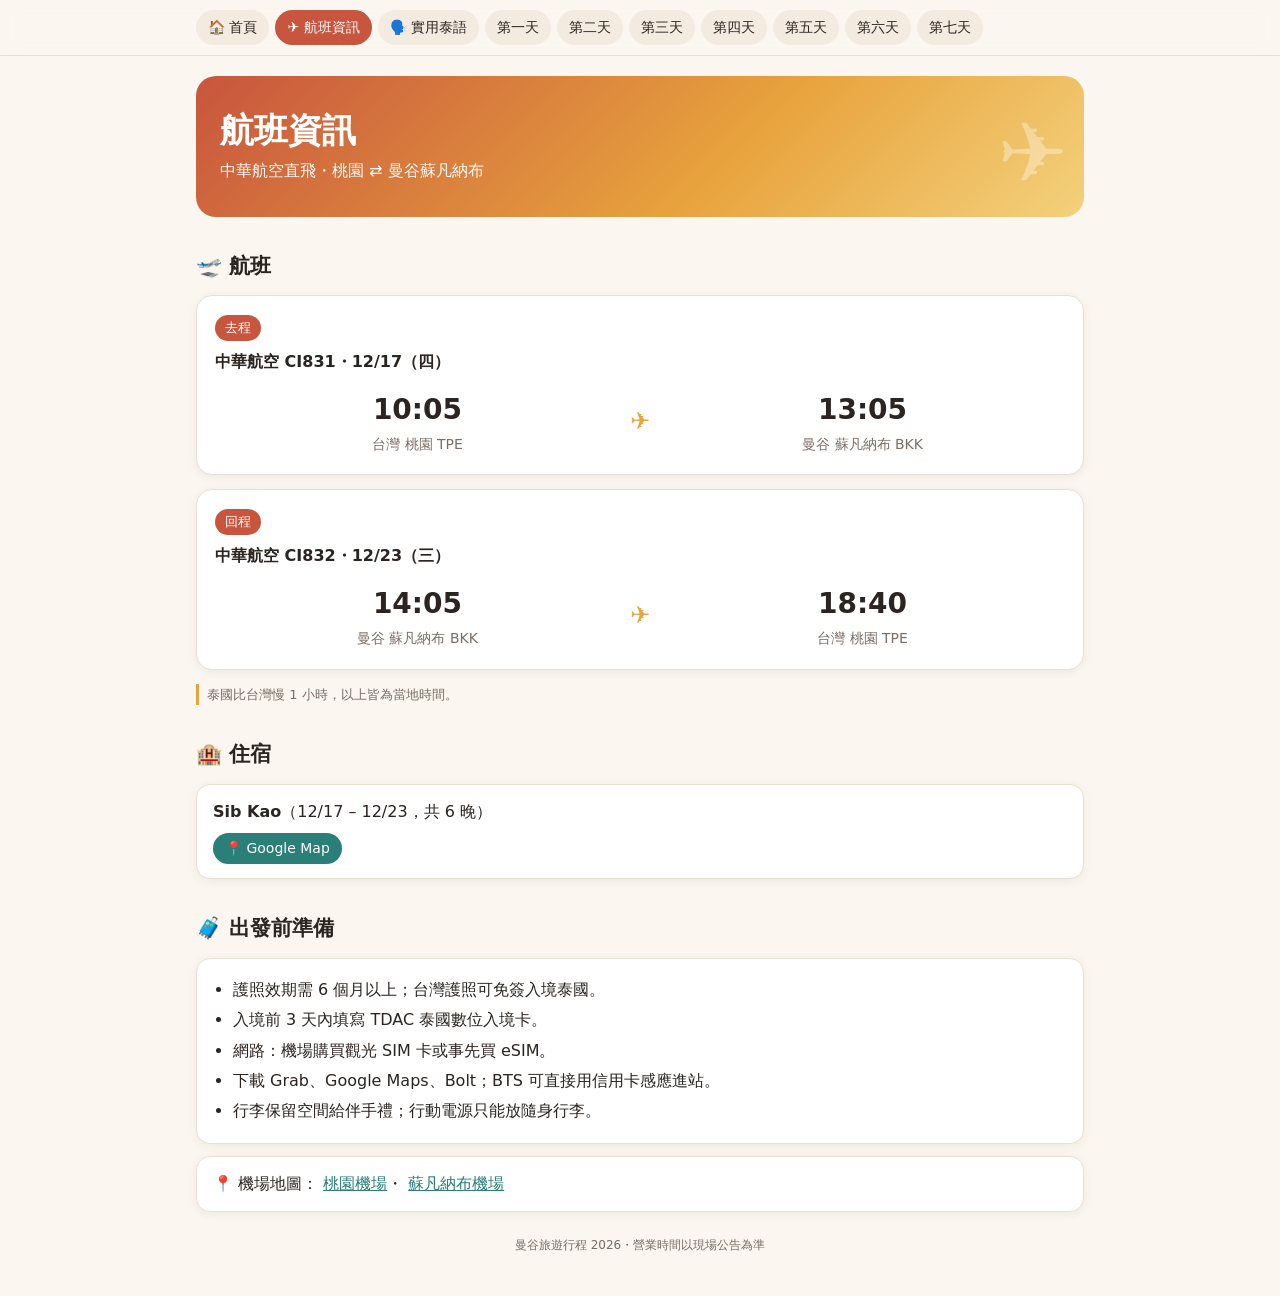
<file: Bangkok_2026/flight.html>
<!doctype html>
<html lang="zh-Hant"><head><meta charset="utf-8">
<meta name="viewport" content="width=device-width, initial-scale=1">
<title>航班資訊・曼谷七日遊</title><link rel="stylesheet" href="style.css"></head>
<body data-page="flight"><script src="data.js"></script><script src="app.js"></script></body></html>
</file>
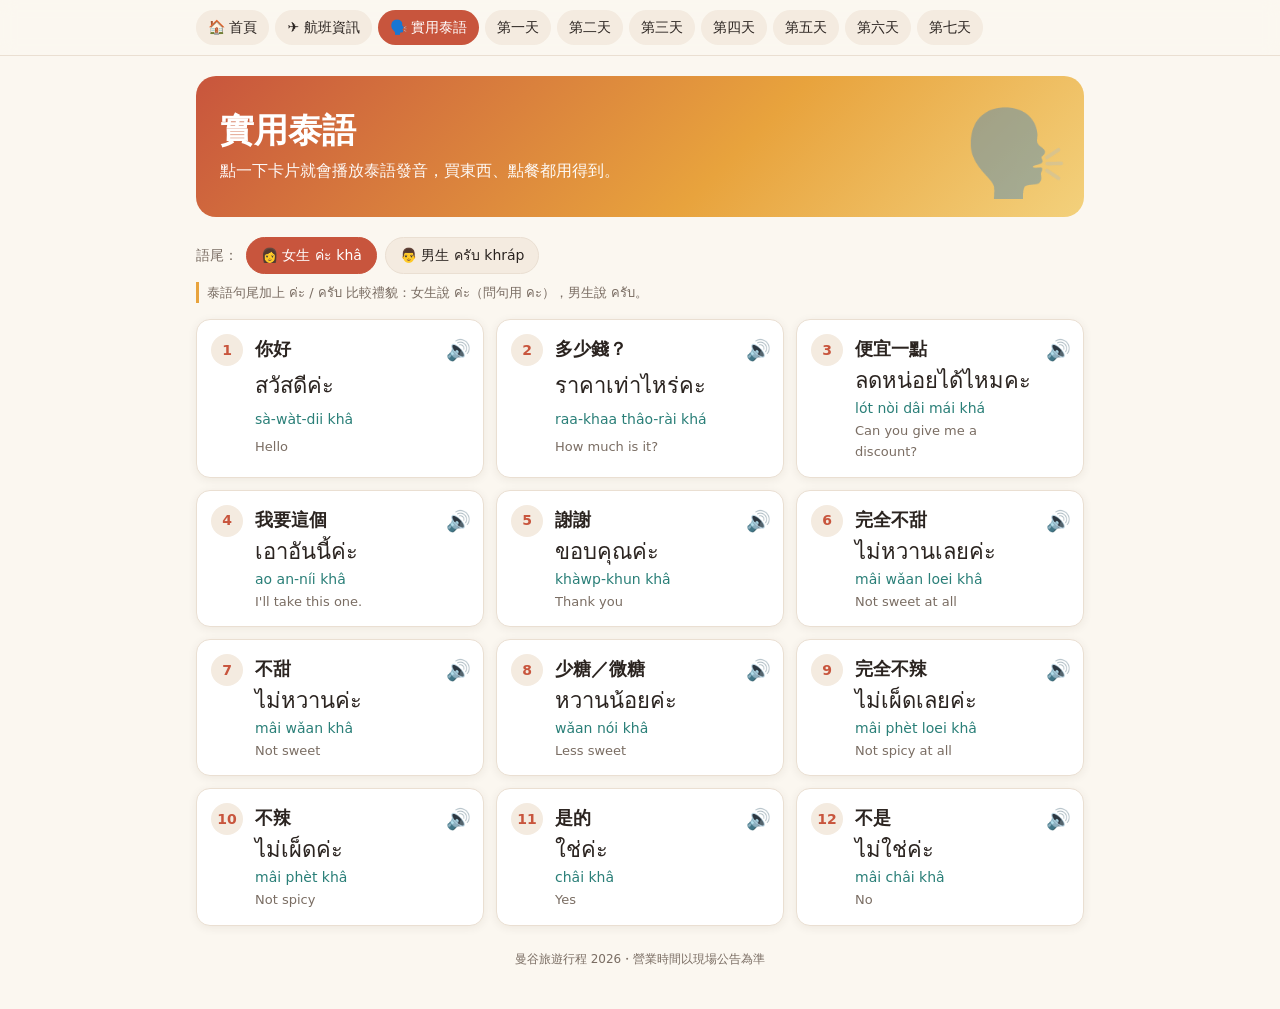
<file: Bangkok_2026/thai.html>
<!doctype html>
<html lang="zh-Hant"><head><meta charset="utf-8">
<meta name="viewport" content="width=device-width, initial-scale=1">
<title>實用泰語・曼谷七日遊</title><link rel="stylesheet" href="style.css"></head>
<body data-page="thai"><script src="data.js"></script><script src="app.js"></script></body></html>
</file>
<file: Bangkok_2026/style.css>
:root {
  --bg: #fbf7f0;
  --card: #ffffff;
  --ink: #2b2420;
  --muted: #7a6d63;
  --line: #eadfd2;
  --accent: #c8553d;
  --accent-2: #e8a33d;
  --teal: #2a7f78;
  --chip: #f4ebe0;
  --shadow: 0 2px 10px rgba(60, 40, 20, .07);
}
@media (prefers-color-scheme: dark) {
  :root {
    --bg: #1b1714;
    --card: #26201c;
    --ink: #f1e9e1;
    --muted: #b3a79c;
    --line: #3a322c;
    --accent: #ec7a5f;
    --accent-2: #f0b95a;
    --teal: #5cc0b6;
    --chip: #322a24;
    --shadow: 0 2px 10px rgba(0, 0, 0, .3);
  }
}
* { box-sizing: border-box; }
html { -webkit-text-size-adjust: 100%; }
body {
  margin: 0;
  background: var(--bg);
  color: var(--ink);
  font-family: "Noto Sans TC", "Microsoft JhengHei", "PingFang TC", system-ui, sans-serif;
  line-height: 1.65;
}
a { color: var(--teal); }
.wrap { max-width: 920px; margin: 0 auto; padding: 0 16px; }

/* top nav */
.topnav {
  position: sticky; top: 0; z-index: 10;
  background: color-mix(in srgb, var(--bg) 88%, transparent);
  backdrop-filter: blur(8px);
  border-bottom: 1px solid var(--line);
}
.topnav .wrap { display: flex; gap: 6px; overflow-x: auto; padding-top: 10px; padding-bottom: 10px; scrollbar-width: none; }
.topnav a {
  flex: none; text-decoration: none; color: var(--ink);
  padding: 6px 12px; border-radius: 999px; font-size: 14px;
  background: var(--chip); white-space: nowrap;
}
.topnav a.on { background: var(--accent); color: #fff; }

/* hero */
.hero {
  margin: 20px 0 8px; padding: 32px 24px; border-radius: 20px;
  background: linear-gradient(135deg, #c8553d, #e8a33d 60%, #f3d17c);
  color: #fff; position: relative; overflow: hidden;
}
.hero h1 { margin: 0 0 6px; font-size: clamp(24px, 5vw, 34px); line-height: 1.3; }
.hero p { margin: 0; opacity: .95; }
.hero .big-emoji { position: absolute; right: 16px; bottom: -6px; font-size: 84px; opacity: .35; }
.hero .meta { margin-top: 12px; display: flex; flex-wrap: wrap; gap: 8px; }
.hero .meta span { background: rgba(255,255,255,.22); padding: 3px 10px; border-radius: 999px; font-size: 14px; }

h2 { font-size: 21px; margin: 32px 0 12px; display: flex; align-items: center; gap: 8px; }
h2 small { font-weight: 400; color: var(--muted); font-size: 14px; }

/* index cards */
.grid { display: grid; grid-template-columns: repeat(auto-fill, minmax(200px, 1fr)); gap: 12px; }
.navcard {
  display: block; text-decoration: none; color: var(--ink);
  background: var(--card); border: 1px solid var(--line); border-radius: 16px;
  padding: 16px; box-shadow: var(--shadow); transition: transform .15s;
}
.navcard:hover { transform: translateY(-2px); }
.navcard .em { font-size: 34px; }
.navcard .d { color: var(--accent); font-weight: 700; font-size: 14px; }
.navcard .t { font-weight: 700; font-size: 17px; }
.navcard .s { color: var(--muted); font-size: 13px; margin-top: 4px; }

/* timeline */
.timeline { position: relative; margin: 0; padding: 0; list-style: none; }
.timeline::before { content: ""; position: absolute; left: 21px; top: 8px; bottom: 8px; width: 2px; background: var(--line); }
.stop { position: relative; display: grid; grid-template-columns: 44px 1fr; gap: 12px; margin-bottom: 14px; }
.stop .dot {
  width: 44px; height: 44px; border-radius: 50%;
  background: var(--card); border: 2px solid var(--accent-2);
  display: grid; place-items: center; font-size: 22px; z-index: 1;
}
.stop .body {
  background: var(--card); border: 1px solid var(--line); border-radius: 14px;
  padding: 12px 14px; box-shadow: var(--shadow); min-width: 0;
}
.stop .time { color: var(--accent); font-weight: 700; font-size: 14px; font-variant-numeric: tabular-nums; }
.stop .title { font-weight: 700; font-size: 17px; margin: 2px 0 4px; }
.stop .desc { margin: 0; color: var(--ink); font-size: 15px; }
.stop .tags { display: flex; flex-wrap: wrap; gap: 6px; margin-top: 8px; }
.tag { background: var(--chip); color: var(--muted); font-size: 12px; padding: 2px 8px; border-radius: 999px; }
.maplink {
  display: inline-flex; align-items: center; gap: 4px; margin-top: 8px;
  font-size: 14px; text-decoration: none; color: #fff; background: var(--teal);
  padding: 4px 12px; border-radius: 999px;
}
.tip {
  margin-top: 8px; font-size: 13px; color: var(--muted);
  border-left: 3px solid var(--accent-2); padding-left: 8px;
}

.pass { margin: 0 0 16px; padding: 10px 14px; border-radius: 12px; font-size: 14px; background: var(--chip); border: 1px solid var(--line); }
.pass.on { border-color: var(--accent); background: color-mix(in srgb, var(--accent) 12%, var(--card)); }
.pass .buy { color: var(--accent); }
.pass span { display: block; margin-top: 4px; font-size: 12px; color: var(--muted); }

/* transit legs */
.leg { position: relative; display: grid; grid-template-columns: 44px 1fr; gap: 12px; margin-bottom: 14px; }
.leg .dot { width: 30px; height: 30px; margin: 6px 7px 0; border-radius: 50%; background: var(--chip); display: grid; place-items: center; font-size: 15px; z-index: 1; }
.leg .body { border: 1px dashed var(--line); border-radius: 14px; padding: 10px 12px; min-width: 0; background: color-mix(in srgb, var(--card) 55%, transparent); }
.leg-h { font-size: 13px; color: var(--muted); font-weight: 700; margin-bottom: 4px; }
.leg details { border-top: 1px solid var(--line); padding: 6px 0; }
.leg details:first-of-type { border-top: 0; }
.leg summary { cursor: pointer; display: flex; flex-wrap: wrap; align-items: baseline; gap: 4px 10px; font-size: 14px; list-style-position: outside; }
.leg summary .m { font-weight: 700; }
.leg summary .tt { color: var(--muted); font-size: 13px; }
.leg summary .c { color: var(--accent); font-size: 13px; font-weight: 700; }
.leg .steps { margin: 6px 0 0; padding-left: 20px; font-size: 13px; }
.leg .steps li { margin: 2px 0; }
.leg .note { margin-top: 4px; font-size: 12px; color: var(--muted); }

/* rec cards */
.recs { display: grid; grid-template-columns: repeat(auto-fill, minmax(240px, 1fr)); gap: 12px; }
.rec {
  background: var(--card); border: 1px solid var(--line); border-radius: 14px;
  padding: 14px; box-shadow: var(--shadow);
}
.rec .head { display: flex; align-items: center; gap: 10px; }
.rec .em { font-size: 30px; width: 46px; height: 46px; border-radius: 12px; background: var(--chip); display: grid; place-items: center; flex: none; }
.rec .name { font-weight: 700; }
.rec .where { font-size: 12px; color: var(--muted); }
.rec p { margin: 8px 0 0; font-size: 14px; }

/* flight */
.flight {
  background: var(--card); border: 1px solid var(--line); border-radius: 16px;
  padding: 18px; box-shadow: var(--shadow); margin-bottom: 14px;
}
.flight .lbl { display: inline-block; background: var(--accent); color: #fff; border-radius: 999px; padding: 2px 10px; font-size: 13px; }
.flight .row { display: grid; grid-template-columns: 1fr auto 1fr; align-items: center; gap: 10px; margin-top: 12px; text-align: center; }
.flight .city { font-size: 14px; color: var(--muted); }
.flight .tm { font-size: 28px; font-weight: 800; font-variant-numeric: tabular-nums; }
.flight .plane { font-size: 24px; color: var(--accent-2); }
.flight .no { margin-top: 8px; font-weight: 700; }

.box { background: var(--card); border: 1px solid var(--line); border-radius: 14px; padding: 14px 16px; box-shadow: var(--shadow); }
.box ul { margin: 0; padding-left: 20px; }
.box li { margin: 4px 0; }

.pager { display: flex; justify-content: space-between; gap: 10px; margin: 32px 0; }
.pager a { flex: 1; text-decoration: none; background: var(--card); border: 1px solid var(--line); border-radius: 12px; padding: 12px; color: var(--ink); font-size: 14px; }
.pager a.next { text-align: right; }
.pager a span { display: block; color: var(--muted); font-size: 12px; }

/* thai phrases */
.voice { display: flex; flex-wrap: wrap; align-items: center; gap: 8px; margin: 20px 0 4px; }
.voice span { color: var(--muted); font-size: 14px; }
.voice button {
  font: inherit; font-size: 14px; cursor: pointer; color: var(--ink);
  background: var(--chip); border: 1px solid var(--line); border-radius: 999px; padding: 6px 14px;
}
.voice button[aria-checked="true"] { background: var(--accent); border-color: var(--accent); color: #fff; }
.phrases { display: grid; grid-template-columns: repeat(auto-fill, minmax(260px, 1fr)); gap: 12px; margin-top: 16px; }
.phrase {
  position: relative; display: grid; grid-template-columns: 32px 1fr; column-gap: 12px; text-align: left;
  font: inherit; color: var(--ink); cursor: pointer;
  background: var(--card); border: 1px solid var(--line); border-radius: 14px;
  padding: 14px 44px 14px 14px; box-shadow: var(--shadow); transition: transform .1s, border-color .15s;
}
.phrase:active { transform: scale(.98); }
.phrase.on { border-color: var(--accent); box-shadow: 0 0 0 2px color-mix(in srgb, var(--accent) 30%, transparent); }
.phrase > span:not(.no):not(.play) { grid-column: 2; }
.phrase .no {
  grid-row: 1 / span 4; width: 32px; height: 32px; border-radius: 50%;
  background: var(--chip); color: var(--accent); font-weight: 700; font-size: 14px; display: grid; place-items: center;
}
.phrase .zh { font-weight: 700; font-size: 18px; }
.phrase .th { font-size: 22px; line-height: 1.5; font-family: "Noto Sans Thai", "Leelawadee UI", Tahoma, sans-serif; }
.phrase .rom { color: var(--teal); font-size: 14px; }
.phrase .en { color: var(--muted); font-size: 13px; }
.phrase .play { position: absolute; right: 12px; top: 14px; font-size: 20px; }
.phrase.on .play { animation: pulse .8s ease-in-out infinite; }
@keyframes pulse { 50% { transform: scale(1.25); } }

footer { color: var(--muted); font-size: 12px; text-align: center; padding: 24px 0 40px; }

@media (max-width: 480px) {
  .hero { padding: 24px 18px; }
  .flight .tm { font-size: 22px; }
}
</file>
